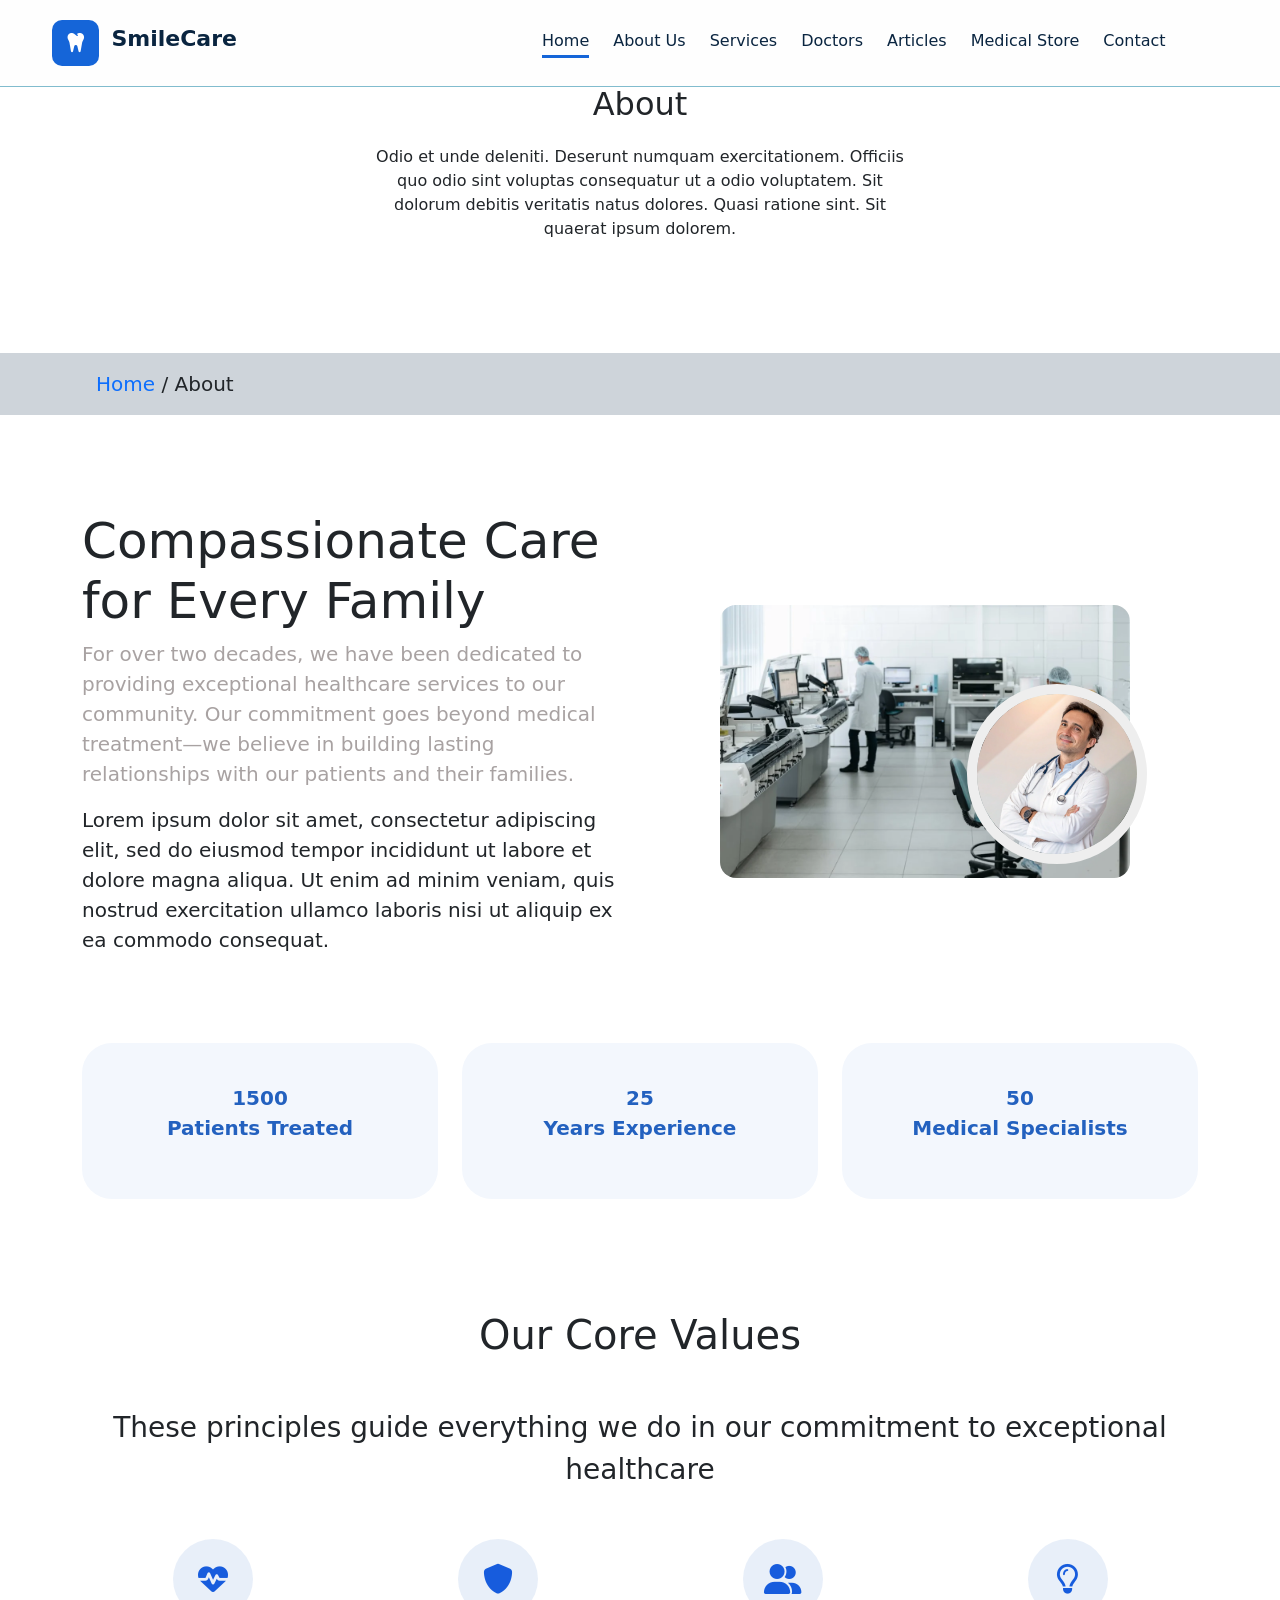
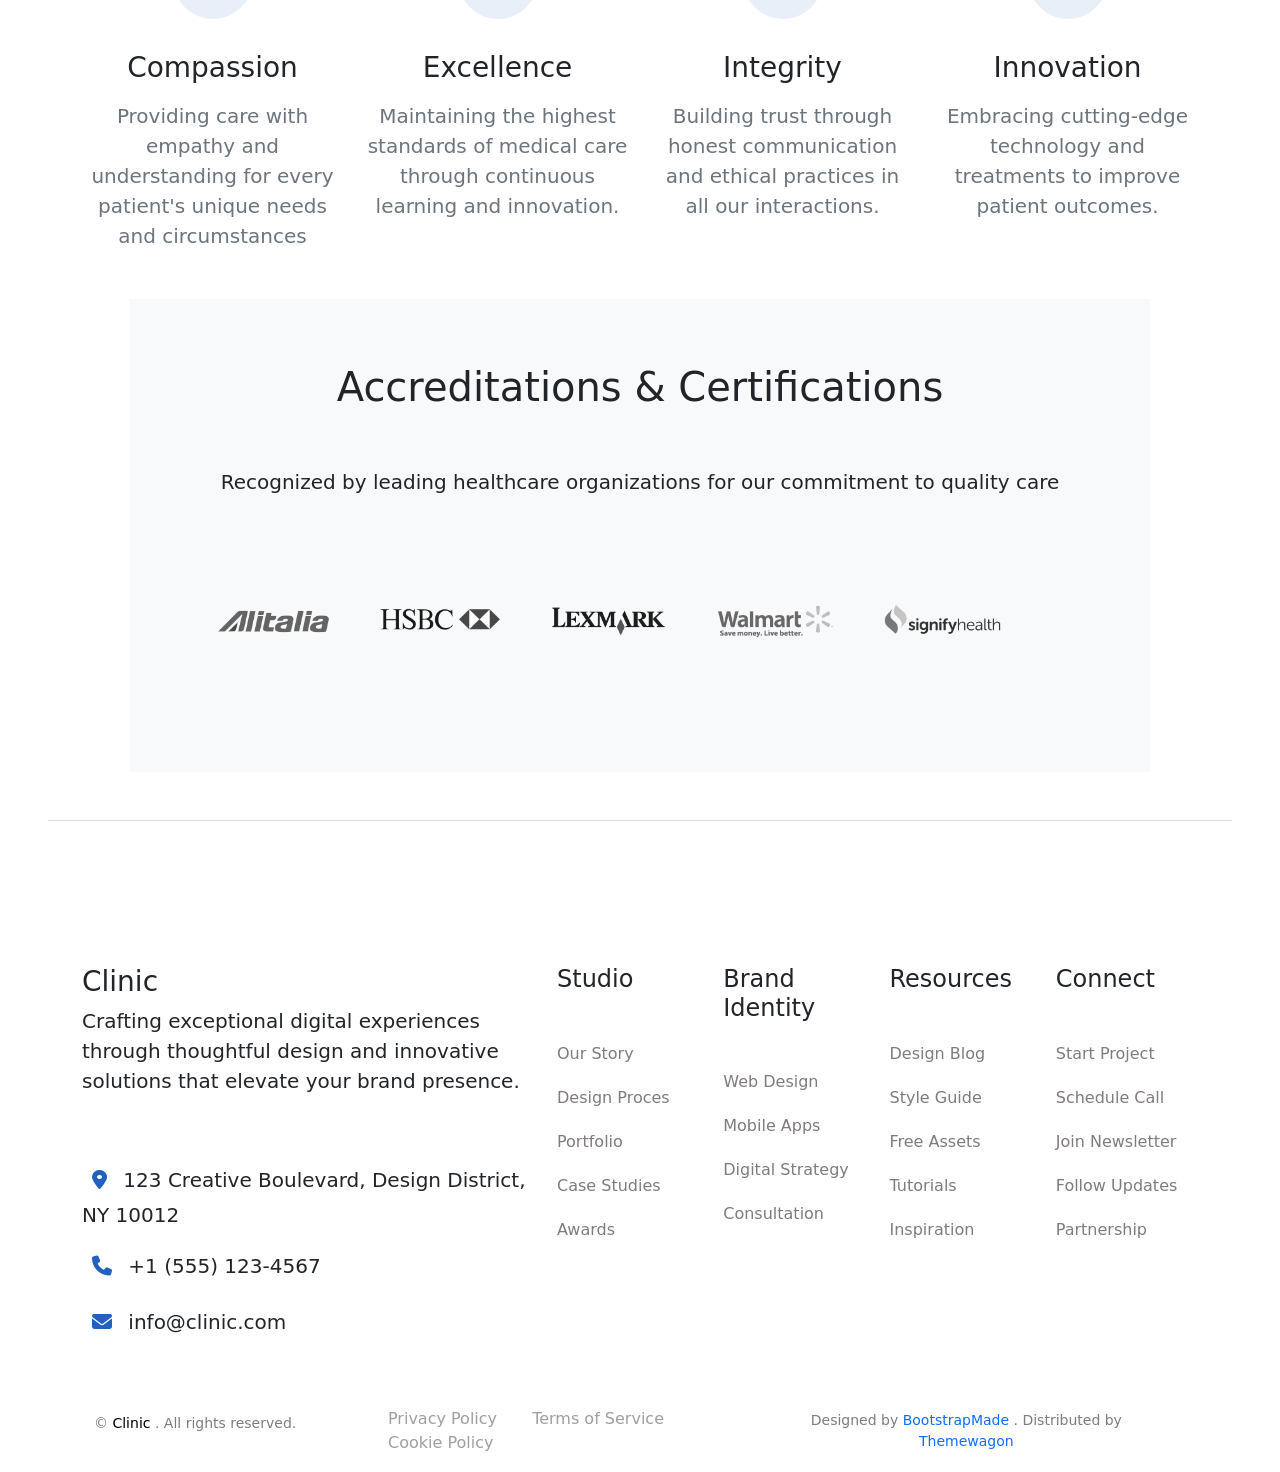
<file: aboutPage/about.html>
<!DOCTYPE html>
<html lang="en">
<head>
    <meta charset="UTF-8">
    <meta name="viewport" content="width=device-width, initial-scale=1.0">
    <title>Smile Care</title>
    <link rel="stylesheet" href="css/style.css">
    <link rel="stylesheet" href="css/bootstrap.min.css">
    <link rel="stylesheet" href="css/all.min.css">
    <link rel="stylesheet" href="css/normalize.css">
    <link rel="stylesheet" href="css/media.css">
</head>
<body>
    <!-- about section -->

    <!-- nav section -->

     <div class="header">
        <div class="logo">
            <span class="logo-icon"><i class="fa-solid fa-tooth"></i></span>
            <h2>SmileCare</h2>
        </div>
        <!-- Responsive  -->
  <input type="checkbox" id="menu-toggle" class="menu-checkbox" hidden>
  <label for="menu-toggle" class="menu-toggle-label">
    <span></span>
    <span></span>
    <span></span>
  </label>
   <!-- ****** -->
        <nav class="navbar">
            <a href="../HomePage/home.html" target="_blank" class="active">Home</a>
            <a href="../aboutPage/about.html" target="_blank">About Us</a>
            <a href="../servicePage/services.html" target="_blank">Services</a>
            <a href="../doctorPage/doctors.html" target="_blank">Doctors</a>
            <a href="../articlePage/article.html" target="_blank">Articles</a>
            <a href="../ecommercePage/ecommerce.html" target="_blank">Medical Store</a>
            <a href="../contactPage/contactUs.html" target="_blank">Contact</a>
        </nav>
       
    </div>
    <!-- anounce -->

    <div class="container align-items-center text-center my-3 w-50 p-5 ">

        <h1>About</h1>
        <p>Odio et unde deleniti. Deserunt numquam exercitationem.
             Officiis quo odio sint voluptas consequatur ut a odio voluptatem.
             Sit dolorum debitis veritatis natus dolores. Quasi ratione sint.
              Sit quaerat ipsum dolorem.
        </p>
    </div>

    <!-- bread crumbs section -->

    <div class="bg-dark-subtle w-100 fs-5 fw-normal px-5 py-3 my-5">
        <a href="../HomePage/home.html" class="text-decoration-none ms-5 ">Home </a>
        <span>/ About</span>
    </div>

    <!-- famliy care section -->

    <div class="container py-5">

    <div id="about" class="row align-items-center gy-5">

        <!-- Text -->
        <div id="text" class="col-lg-6">
            <h3>Compassionate Care for Every Family</h3>

            <p>
                For over two decades, we have been dedicated to providing
                exceptional healthcare services to our community. Our commitment
                goes beyond medical treatment—we believe in building lasting
                relationships with our patients and their families.
            </p>

            <p>
                Lorem ipsum dolor sit amet, consectetur adipiscing elit, sed do
                eiusmod tempor incididunt ut labore et dolore magna aliqua. Ut
                enim ad minim veniam, quis nostrud exercitation ullamco laboris
                nisi ut aliquip ex ea commodo consequat.
            </p>
        </div>

        <!-- Images -->
        <div class="col-lg-6 position-relative text-center">

            <img src="photo/facilities-6.webp" alt="" class="img-fluid rounded-4 w-75">

            <img src="photo/staff-8.webp" alt="" id="imageTwo" class="rounded-circle position-absolute">
        </div>

    </div>

    <!-- Stats -->
    <div class="row g-4 mt-5">

        <div class="col-md-4">
            <div class="statItem text-center">
                <span>1500</span>
                <p>Patients Treated</p>
            </div>
        </div>

        <div class="col-md-4">
            <div class="statItem text-center">
                <span>25</span>
                <p>Years Experience</p>
            </div>
        </div>

        <div class="col-md-4">
            <div class="statItem text-center">
                <span>50</span>
                <p>Medical Specialists</p>
            </div>
        </div>

    </div>

</div>

    <!-- core value -->
     
    <div class="container my-5">
        <div class="row text-center">
            <h3 class="fw-lighter fs-1 my-3 mb-5">Our Core Values</h3>
            <p class="fs-3 fw-light mb-5">These principles guide everything we do in our commitment to exceptional healthcare</p>
            
            <div class="value-item col-md-3 ">
                <div class="icon">
                    <i class="fa-solid fa-heart-pulse te"></i>
                </div>
                <h4 class="fs-3 fw-light p-2">Compassion</h4>
                <span class="fs-5 text-secondary ">Providing care with empathy and understanding for
                    every patient's unique needs and circumstances
                </span>
            </div>


            <div class="value-item col-md-3 ">
                <div class="icon">
                    <i class="fa-solid fa-shield"></i>
                </div>
                <h4 class="fs-3 fw-light p-2">Excellence</h4>
                <span class="fs-5 text-secondary ">
                    Maintaining the highest standards
                    of medical care through continuous learning and innovation.
                </span>
            </div>


            <div class="value-item col-md-3">
                <div class="icon">
                    <i class="fa-solid fa-user-group"></i>                
                </div>
                <h4 class="fs-3 fw-light p-2">Integrity</h4>
                <span class="fs-5 text-secondary ">
                    Building trust through honest communication
                     and ethical practices in all our interactions.
                </span>
            </div>


            <div class="value-item col-md-3 ">
                <div class="icon">
                    <i class="fa-regular fa-lightbulb"></i>
                </div>
                <h4 class="fs-3 fw-light p-2">Innovation</h4>
                <span class="fs-5 text-secondary ">
                    Embracing cutting-edge technology and 
                    treatments to improve patient outcomes.
                </span>
            </div>
        </div>
    </div>


    <!-- accriditations & certifications section -->

    <div class="container ">
        <div class="row text-center align-content-center m-5 bg-body-tertiary p-5">
            <h3 class="fw-light fs-1 p-3 pb-5">Accreditations & Certifications</h3>
            <p class="pb-5 fs-5 fw-light">Recognized by leading healthcare organizations for our commitment to quality care</p>
            <div class="imgs align-items-center d-flex w-75 mb-5">
                <div class="image-item col-md-3">
                    <img src="photo/clients-1.webp" class="w-100" alt="#">
                </div>
                <div class="image-item col-md-3">
                    <img src="photo/clients-2.webp" class="w-100" alt="#">
                </div>
                <div class="image-item col-md-3">
                    <img src="photo/clients-3.webp" class="w-100" alt="#">
                </div>
                <div class="image-item col-md-3">
                    <img src="photo/clients-4.webp" class="w-100" alt="#">
                </div>
                <div class="image-item col-md-3">
                    <img src="photo/clients-5.webp" class="w-100" alt="#">
                </div>
            </div>
        </div>
    </div>

    <hr class="p-5 m-5  text-secondary">

    <!-- footer section -->

    <div class="container">
        <div class="row">
            <div class="col-lg-5">
                <h4 class="fw-light fs-3">Clinic</h4>
                <p class="fs-5 fw-light">
                    Crafting exceptional digital experiences 
                    through thoughtful design and innovative solutions that elevate 
                    your brand presence.
                </p>
                <div class="icons my-5 ">
                    <div class="fs-5 fw-light pt-3"> <i class="fa-solid fa-location-dot "></i> 123 Creative Boulevard, Design District, NY 10012</div>
                    <div class="fs-5 fw-light pt-3"><i class="fa-solid fa-phone "></i> +1 (555) 123-4567</div>
                    <div class="fs-5 fw-light pt-3"><i class="fa-solid fa-envelope "></i> info@clinic.com</div>

                </div>
            </div>
            <div class="col-lg-7 ">
                <div class="footer-nav-wrapper">
                    <div class="row">
                        
                        
                        <div class="col-6 col-lg-3">
                            <div class="nav-column">
                                <h5 class="fw-light fs-4">Studio</h5>
                                <ul class="list-unstyled">
                                    <li><a href="#">Our Story</a></li>
                                    <li><a href="#">Design Proces</a></li>
                                    <li><a href="#">Portfolio</a></li>
                                    <li><a href="#">Case Studies</a></li>
                                    <li><a href="#">Awards</a></li>
                                </ul>

                            </div>
                        </div>

                        
                        <div class="col-6 col-lg-3">
                            <div class="nav-column">
                                <h5 class="fw-light fs-4">Brand Identity</h5>
                                <ul class="list-unstyled">
                                    <li><a href="#">Web Design</a></li>
                                    <li><a href="#">Mobile Apps</a></li>
                                    <li><a href="#">Digital Strategy</a></li>
                                    <li><a href="#">Consultation</a></li>
                                </ul>

                            </div>
                        </div>

                        
                        <div class="col-6 col-lg-3">
                            <div class="nav-column">
                                <h5 class="fw-light fs-4">Resources</h5>
                                <ul class="list-unstyled">
                                    <li><a href="#">Design Blog</a></li>
                                    <li><a href="#">Style Guide</a></li>
                                    <li><a href="#">Free Assets</a></li>
                                    <li><a href="#">Tutorials</a></li>
                                    <li><a href="#">Inspiration</a></li>
                                </ul>

                            </div>
                        </div>

                        
                        <div class="colms col-6 col-lg-3">
                            <div class="nav-column">
                                <h5 class="fw-light fs-4">Connect</h5>
                                <ul class="list-unstyled">
                                    <li><a href="#">Start Project</a></li>
                                    <li><a href="#">Schedule Call</a></li>
                                    <li><a href="#">Join Newsletter</a></li>
                                    <li><a href="#">Follow Updates</a></li>
                                    <li><a href="#">Partnership</a></li>
                                </ul>

                            </div>
                        </div>
                    </div>
                </div>

            </div>
        </div>
        <div class="footer-bottom">
            <div class="container">
                <div class="bottom-content">
                    <div class="row align-items-center ">
                        <div class="col-lg-3">
                            <div class="copyright">
                                <p>©
                                    <span class="site-name">Clinic</span>
                                    . All rights reserved.
                                </p>
                            </div>
                        </div>
                        <div id="links" class="col-lg-9 d-flex justify-content-evenly align-items-center">
                            <div class="legal-links">
                                <a href="#">Privacy Policy</a>
                                <a href="#">Terms of Service</a>
                                <a href="#">Cookie Policy</a>
                            </div>
                            <div class="credets mx-5">
                                Designed by 
                                <a href="https://bootstrapmade.com/" target="_blank">BootstrapMade</a>

                                . Distributed by 
                                <a href="https://themewagon.com/" target="_blank">Themewagon</a>
                            </div>
                        </div>
                    </div>
                </div>
            </div>
        </div>
    </div>


    <script src="js/bootstrap.bundle.min.js"></script>
</body>
</html>
</file>
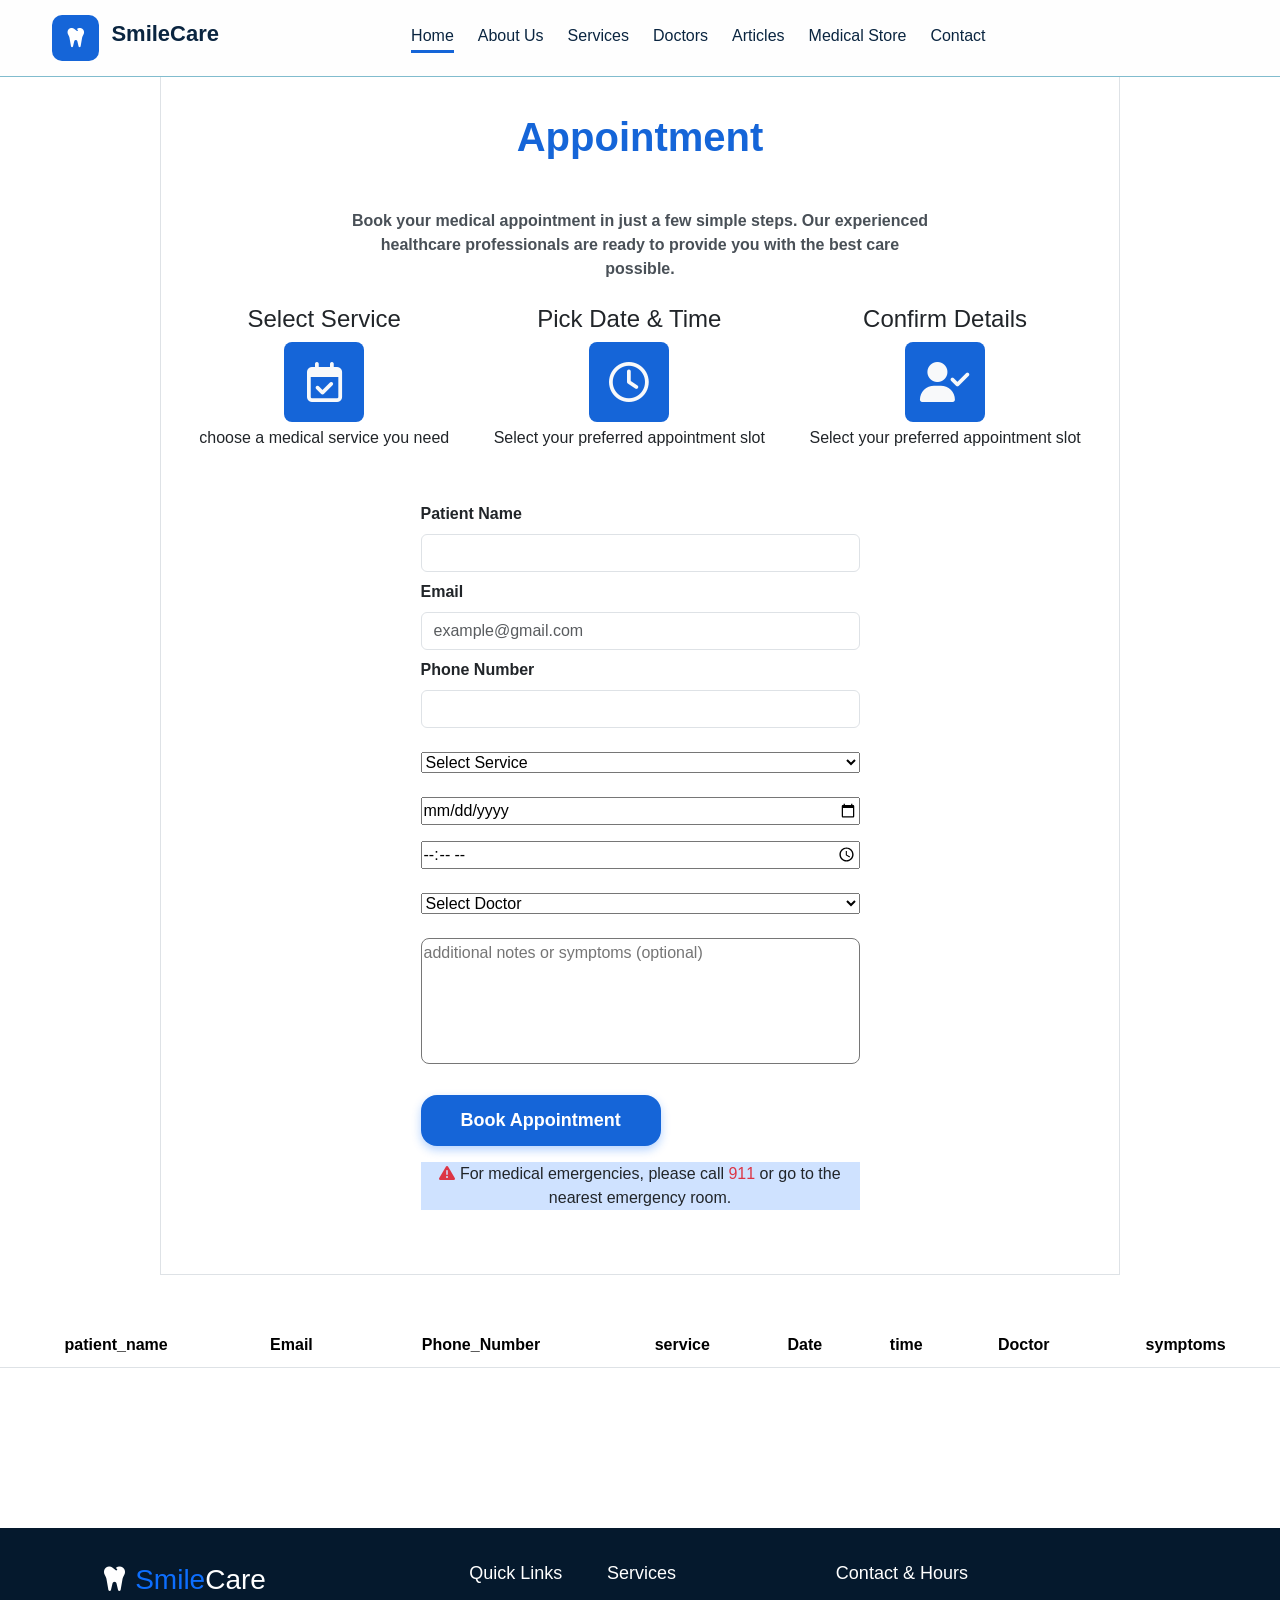
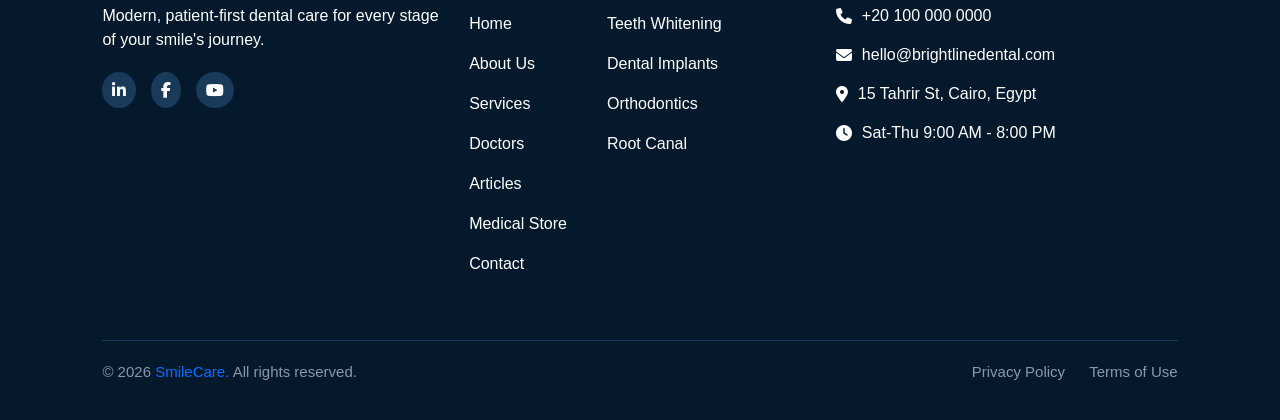
<file: appointment/appointment.html>
<!DOCTYPE html>
<html lang="en">
<head>
    <meta charset="UTF-8">
    <meta name="viewport" content="width=device-width, initial-scale=1.0">
    <link rel="stylesheet" href="css/all.min.css">
    <link rel="stylesheet" href="css/normalize.css">
    <link rel="stylesheet" href="css/bootstrap.min.css">
    <link rel="stylesheet" href="appointment.css">
    <title>Appointment</title>
</head>
<body>
 
    <div class="header">
    <nav class="navbar navbar-expand-md w-100 p-0">
        <div class="logo">
            <span class="logo-icon"><i class="fa-solid fa-tooth"></i></span>
            <h2>SmileCare</h2>
        </div>

        <button class="navbar-toggler" type="button" data-bs-toggle="collapse" data-bs-target="#navbarContent">
            <span class="navbar-toggler-icon"></span>
        </button>

        <div class="collapse navbar-collapse justify-content-between" id="navbarContent">
            <div class="navbar mx-auto">
                <a href="../HomePage/home.html" class="active">Home</a>
                <a href="../aboutPage/about.html">About Us</a>
                <a href="../servicePage/services.html">Services</a>
                <a href="../doctorPage/doctors.html" target="_blank">Doctors</a>
                <a href="../articlePage/article.html">Articles</a>
                <a href="../ecommercePage/ecommerce.html">Medical Store</a>
                <a href="../contactPage/contactUs.html">Contact</a>
            </div>

           
        </div>
    </nav>
</div>



    
    <div class="appoint border border-1 my-5 w-75 m-auto p-3 " >
       
        <h1 class="text-center fw-bolder  my-5" style="color:#1565D8 ;">Appointment</h1>
        <p class="fw-bold text-light-emphasis text-center">Book your medical appointment in just a few simple steps. Our experienced  <br>healthcare professionals are ready to provide you with the best care<br> possible.</p>
         <div class="iconp d-flex justify-content-around my-4">
            <div class="iconc text-center ">
                <h4>Select Service</h4>
                <i class="fa-regular fa-calendar-check  rounded-3 fs-1 text-light text-center my-1" style="background-color: #1565D8;"></i>
                <p class="my-1">choose a medical service you need</p>

            </div>
            <div class="iconc text-center ">
                <h4>Pick Date & Time</h4>
                <i class="fa-regular fa-clock  rounded-3 fs-1 text-light text-center my-1" style="background-color: #1565D8;"></i>

                <p class="my-1">Select your preferred appointment slot</p>

            </div>
             <div class="iconc text-center ">
                <h4>Confirm Details</h4>
                <i class="fa-solid fa-user-check  rounded-3 fs-1 text-light text-center my-1" style="background-color: #1565D8;"></i>


                <p class="my-1">Select your preferred appointment slot</p>

            </div>
            
        </div> 
    <div class="container w-50 my-5">

        <form>
        <label for="pname" class="fw-bold  ">Patient Name</label><br>
        <input type="text" name="pname"  id="pname" class="form-control  my-2" >
        <label for="email" class="fw-bold " >Email</label><br>
        <input type="email" name="email"  id="email" class="form-control my-2" placeholder="example@gmail.com">
        <label for="phone" class="fw-bold  ">Phone Number</label><br>
        <input type="tel" name="phone"  id="phone" class="form-control my-2">
         <select class="my-3 w-100" id="service" >
            <option selected hidden  class="fw-bolder " > Select Service</option>
            <option> dental checkup & cleaning</option>
            <option> dental fillings</option>
            <option> root canal treatment</option>
            <option> teeth whitening</option>
            <option> orthodontics</option>
            <option> dental implants</option>
            <option> tooth extraction</option>
        </select>
        <input type="date" name="date" class="w-100 my-2" id="date">
        <input type="time" name="time" class="w-100 my-2 " id="time">
        <select class="my-3 w-100" id="Doctor">
            <option selected hidden  class="fw-bolder "> Select Doctor</option>
            <option> dr.sarah mohamed</option>
            <option> dr.michael george</option>
            <option> dr.ahmed yasser</option>
            <option> dr.menna mostafa</option>
            <option> dr.mohamed sabry</option>
            <option> dr.khaled ahmed</option>
            <option> dr.mariam adel</option>
        </select>
         <textarea class="my-2 rounded-3 w-100" placeholder="additional notes or symptoms (optional)" cols="6" rows="5" id="notes"></textarea> 
        </form>
        <div class="button ">
        <button class="btn   rounded-4 my-3 d-block" id="bookBtn" onclick="bookAppointment()" style="background-color: #1565D8; color: white;">Book Appointment </button>
            <button class="btn  btn-success rounded-4 my-3 d-none" id="updateBtn" onclick="patientUpdate()">update </button>
        </div>
        <div class="warning bg-primary-subtle my-3 text-center"> 
            <p>   <i class="fa-solid fa-triangle-exclamation text-danger"></i>
          For medical emergencies, please call  <span class="text-danger">911</span> 
          or go to the nearest emergency room.</p>
        </div>

    </div>
    </div>
    <div class=" table-responsive  w-76 m-auto my-5">
    <table class="table">
        <thead class="text-center">
            <th>patient_name</th>
             <th>Email</th>
              <th>Phone_Number</th>
              <th>service</th>
                <th>Date</th>
                <th>time</th>
                 <th>Doctor</th>
                    <th>symptoms</th>


        </thead>
        <tbody id="tableBody" class="text-center">
          
        </tbody>

    </table>
    </div>
    
    <br><br> <br> <br>

    <footer class="footer">
  <div class="footer-container">
    <div class="footer-content">
      <div class="footer-text">
        <h3><span class="icon-footer"><i class="fa-solid fa-tooth"></i></span> <span class="h-style">Smile</span>Care</h3>
        <p>Modern, patient-first dental care for every stage of your smile's journey.</p>
      </div>
      <div class="social-footer-icons">
        <i class="fa-brands fa-linkedin-in"></i>
        <i class="fa-brands fa-facebook-f"></i>
        <i class="fa-brands fa-youtube"></i>
      </div>
    </div>
    <div class="footer-side-col">
      <div class="footer-links">
        <h4>Quick Links</h4>
        <ul>
          <li><a href="#">Home</a></li>
          <li><a href="#">About Us</a></li>
          <li><a href="#">Services</a></li>
          <li><a href="#">Doctors</a></li>
          <li><a href="#">Articles</a></li>
          <li><a href="#">Medical Store</a></li>
          <li><a href="#">Contact</a></li>
        </ul>
      </div>
      <div class="footer-links">
        <h4>Services</h4>
        <ul>
          <li><a href="teeth-whitening.html">Teeth Whitening</a></li>
          <li><a href="implants.html">Dental Implants</a></li>
          <li><a href="orthodontics.html">Orthodontics</a></li>
          <li><a href="root-canal.html">Root Canal</a></li>
        </ul>
      </div>
    </div>
    <div class="footer-links-call">
      <h4>Contact & Hours</h4>
      <p><i class="fa-solid fa-phone"></i> +20 100 000 0000</p>
      <p><i class="fa-solid fa-envelope"></i> hello@brightlinedental.com</p>
      <p><i class="fa-solid fa-location-dot"></i> 15 Tahrir St, Cairo, Egypt</p>
      <p><i class="fa-solid fa-clock"></i> Sat-Thu 9:00 AM - 8:00 PM</p>
    </div>
  </div>
  <div class="footer-bottom ">
    <p>© 2026 <span class="h-style">SmileCare.</span> All rights reserved.</p>
    <div class="footer-last">
      <span class="hover-word">Privacy Policy</span> <span class="hover-word">Terms of Use</span>
    </div>
  </div>
</footer>


  <script src="js/bootstrap.bundle.min.js"></script>
  <script src="appointment.js"></script>
</body>
</html>
</file>
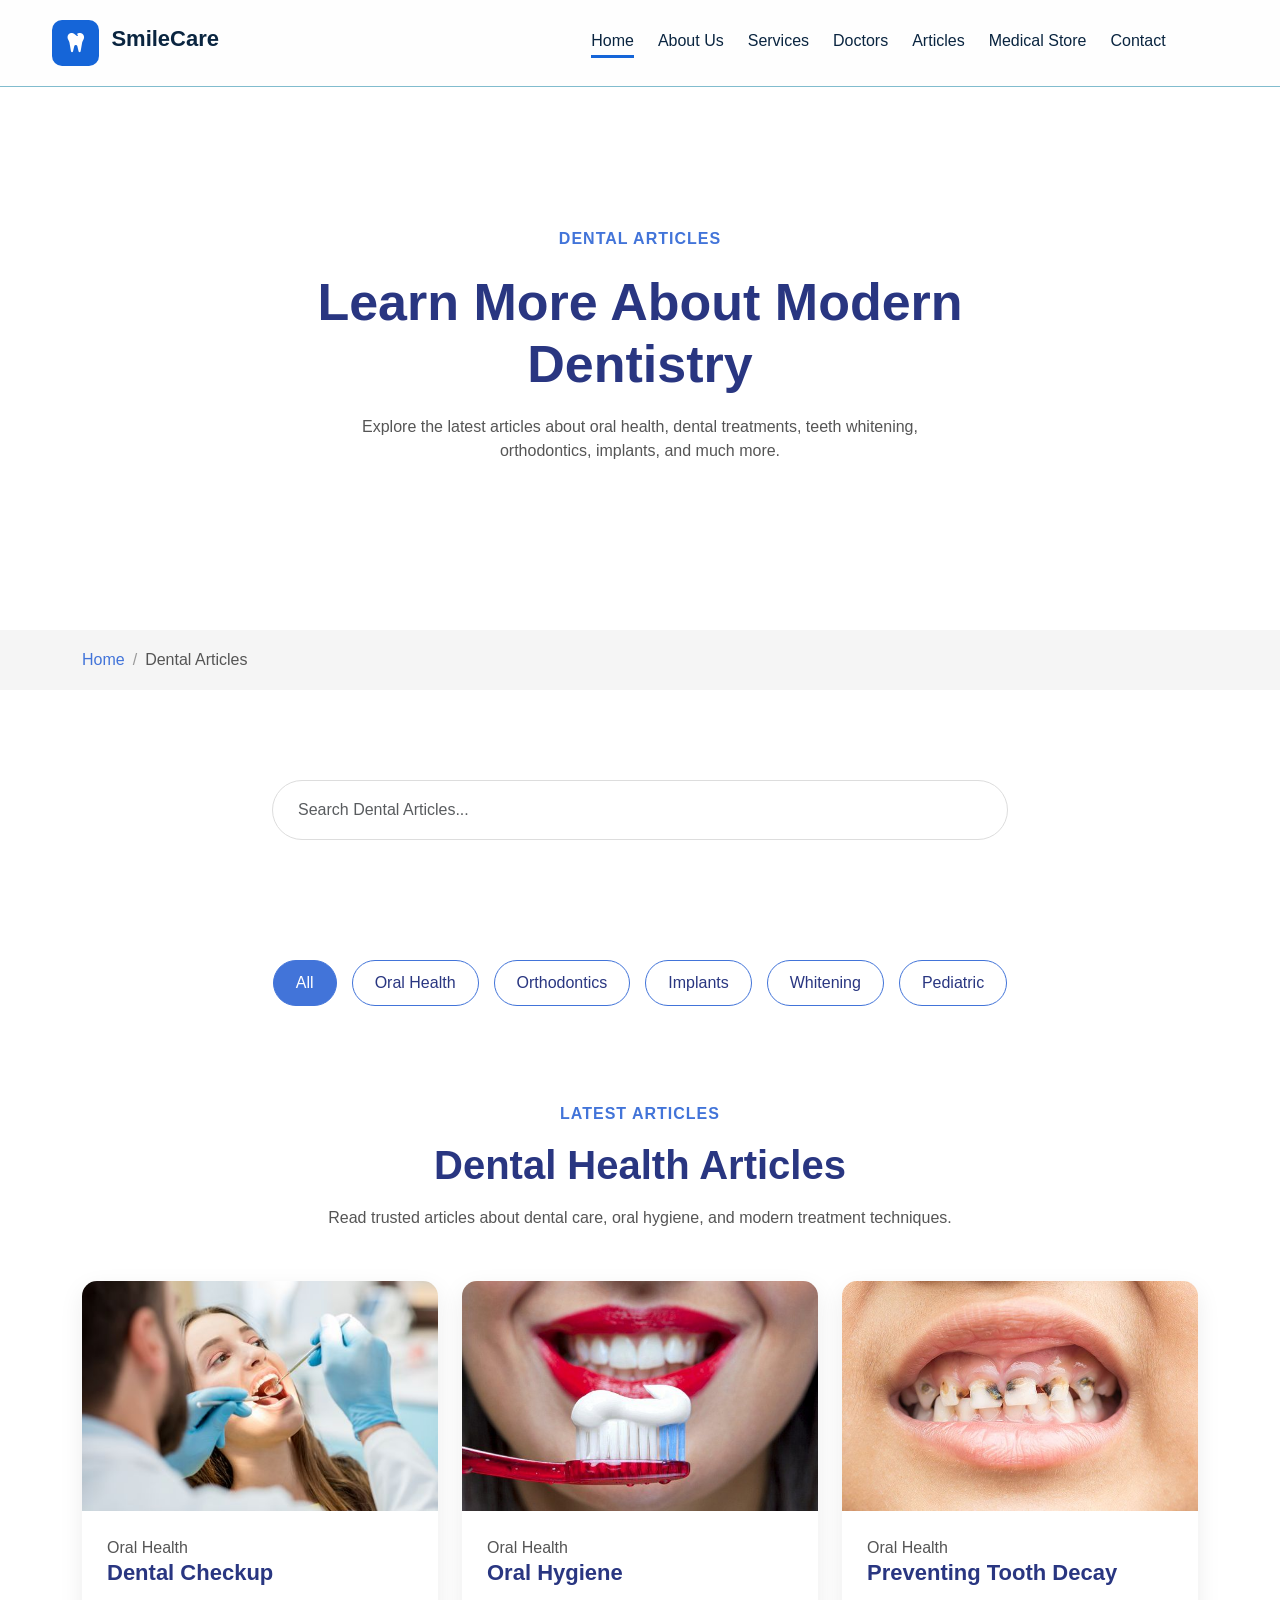
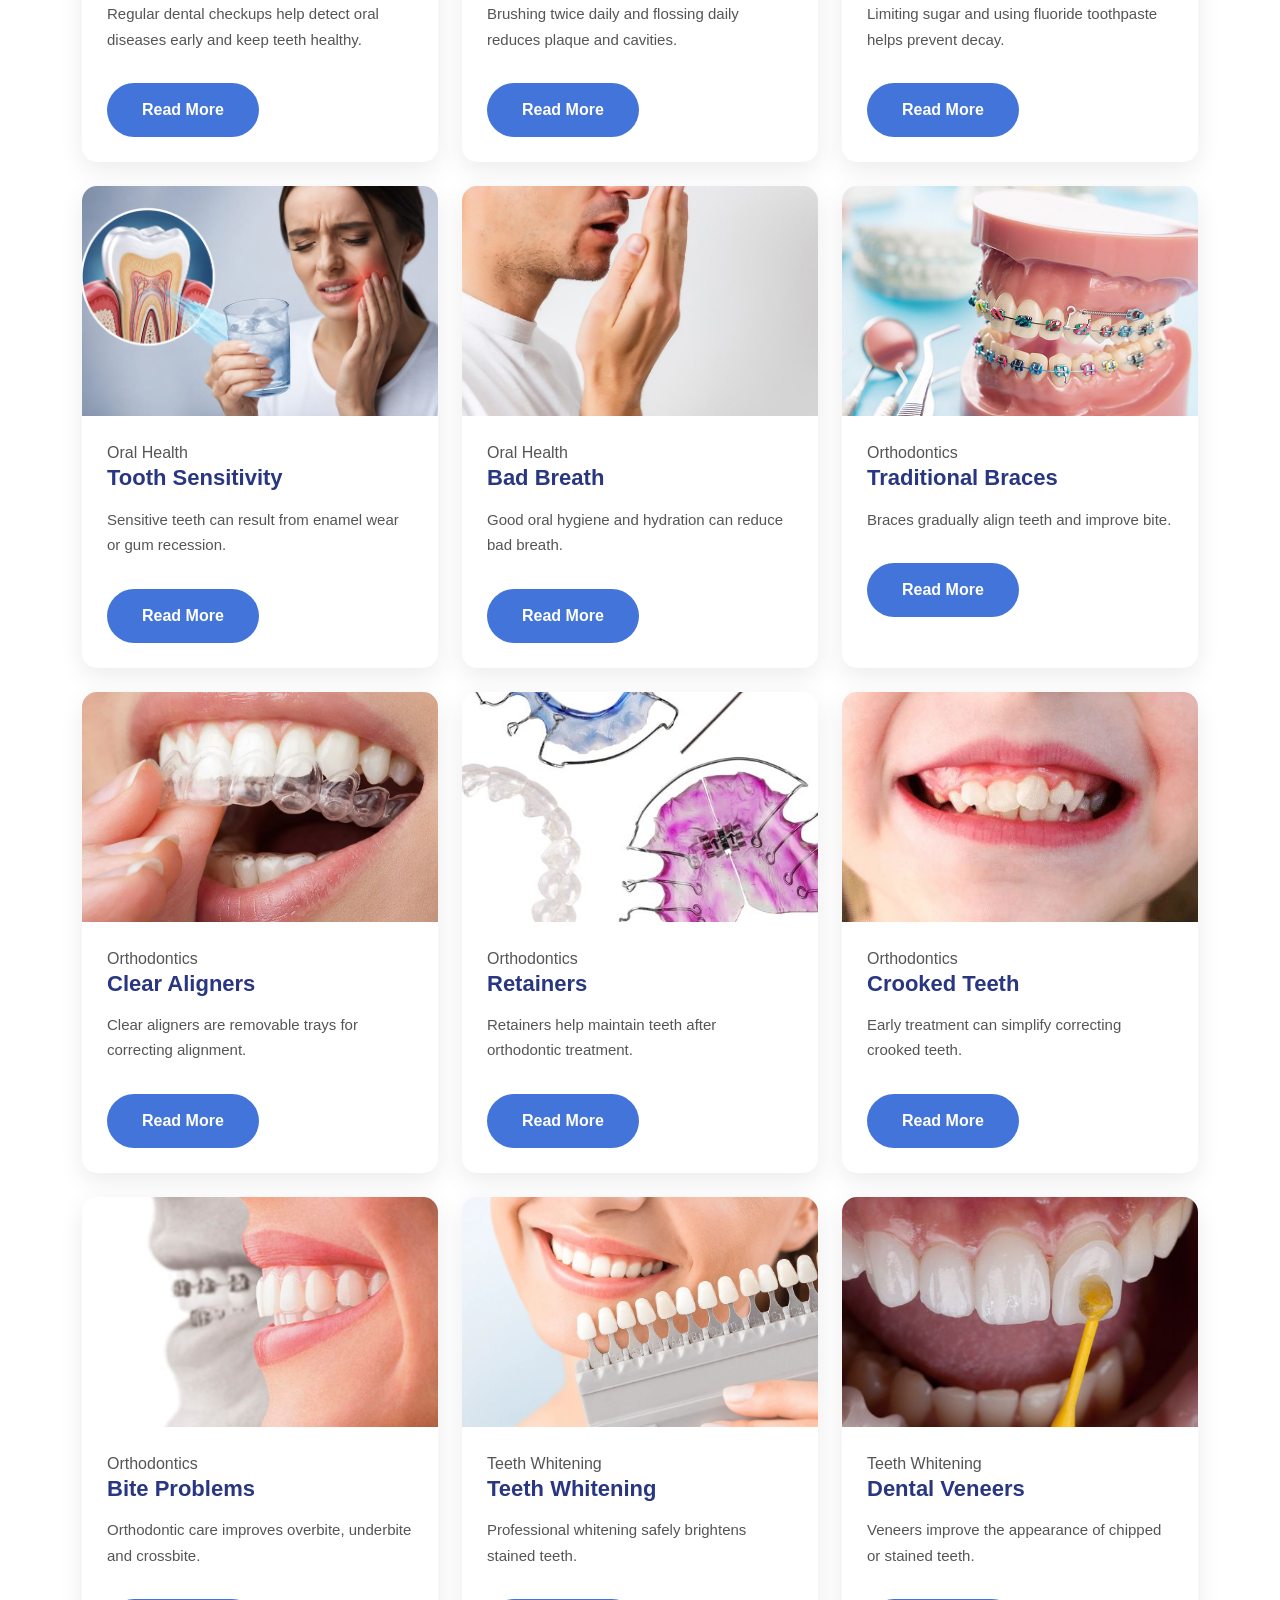
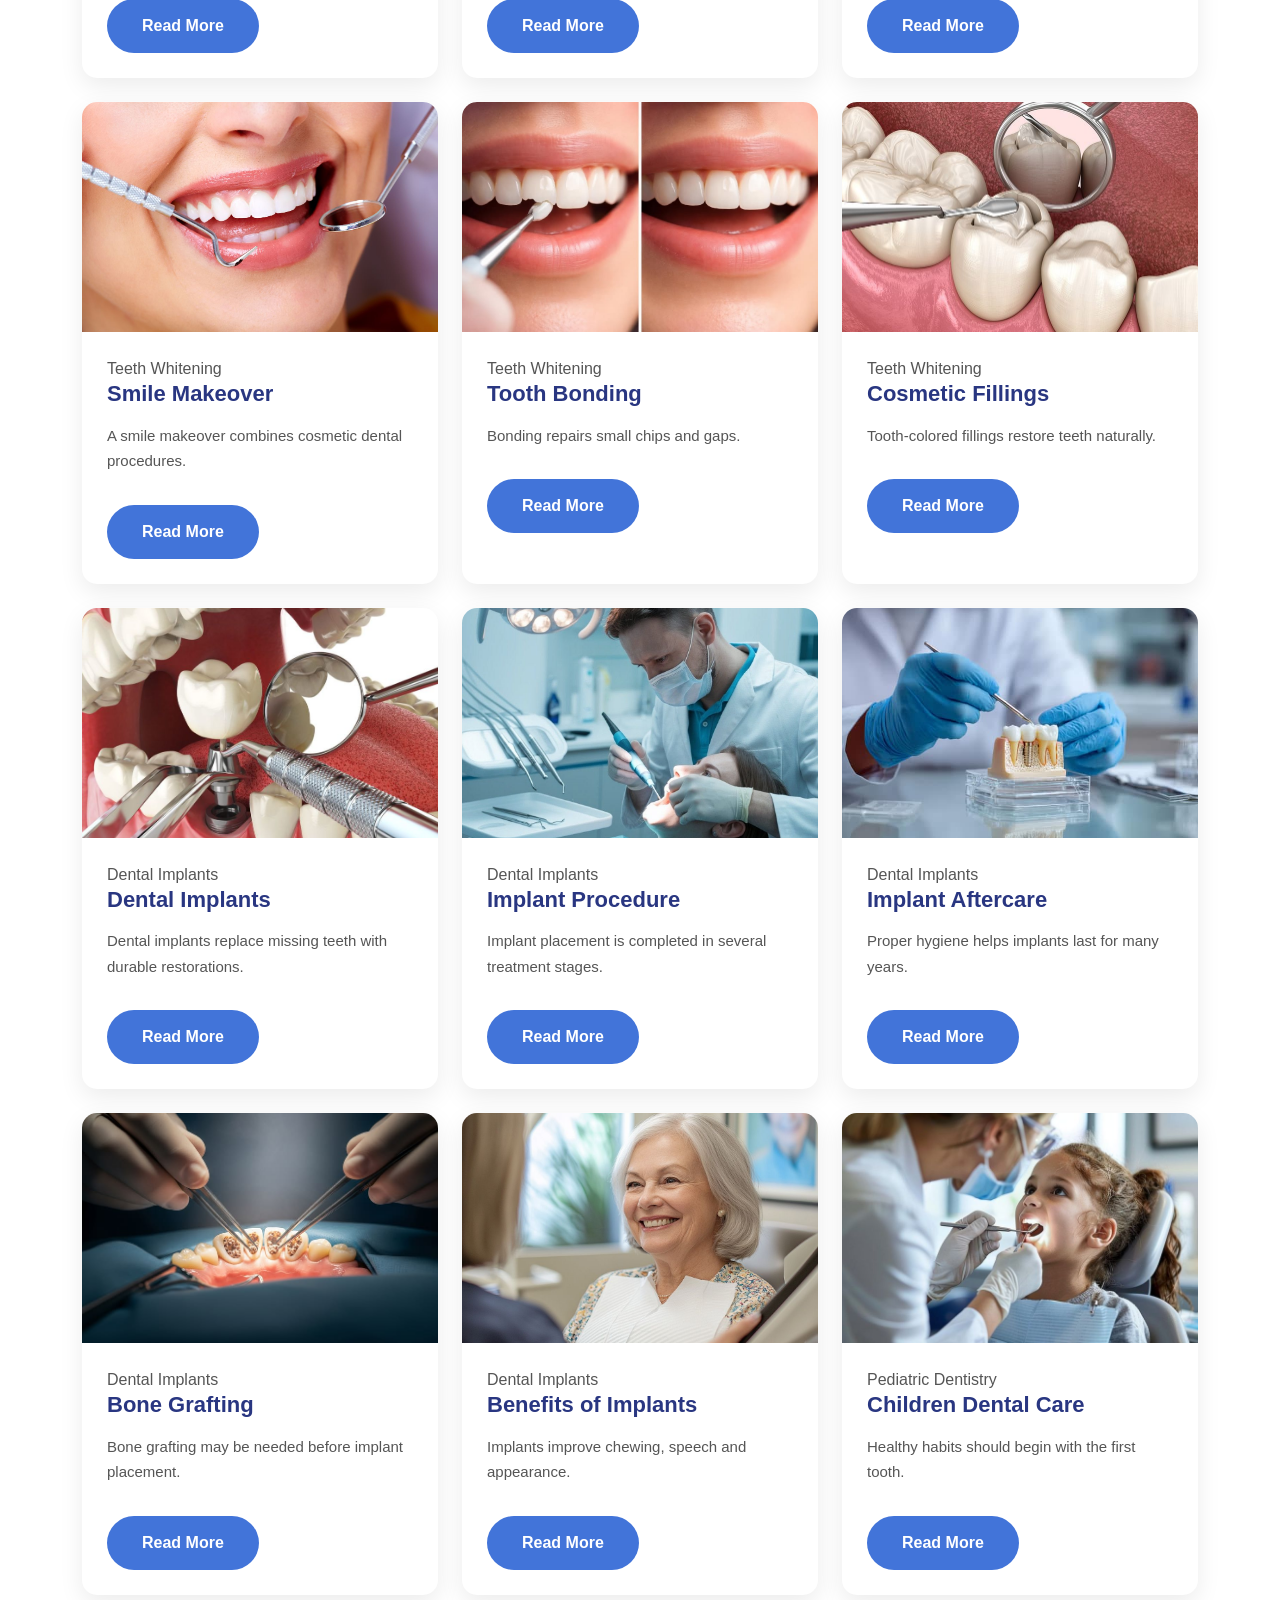
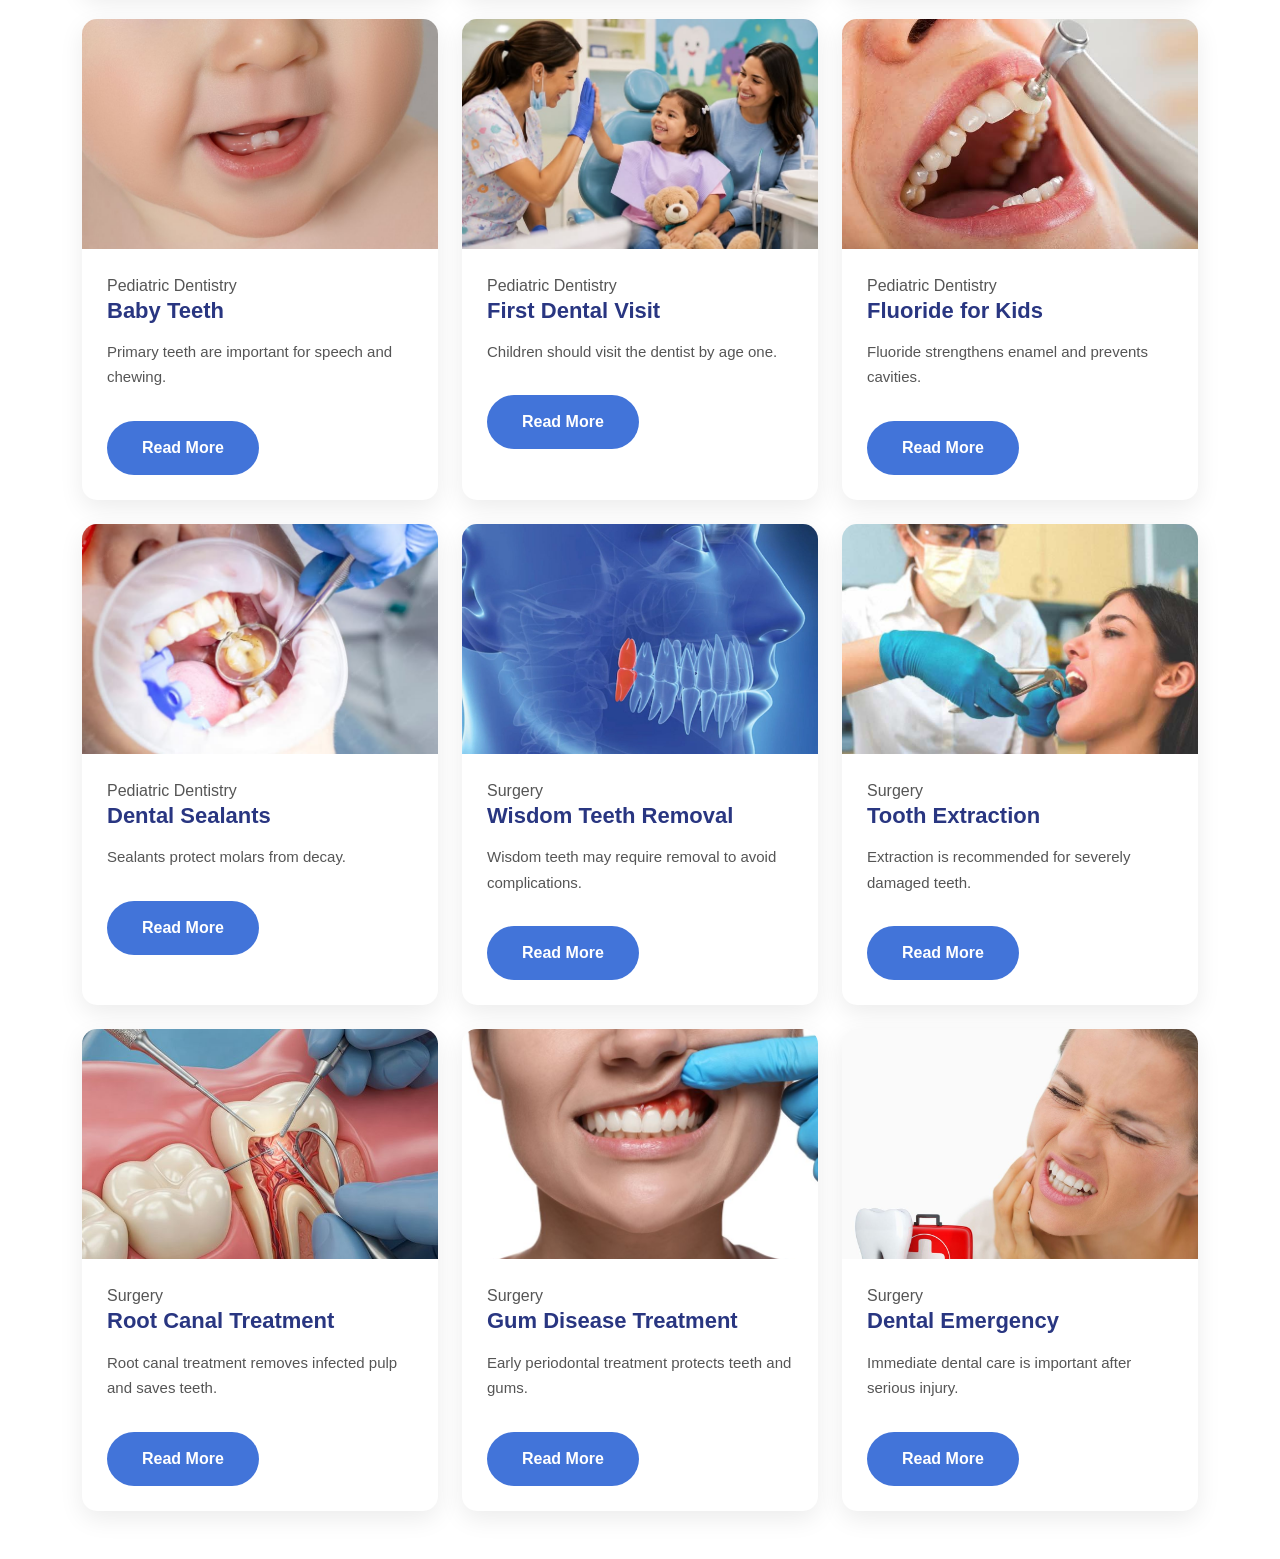
<file: articlePage/article.html>
<!doctype html>
<html>

<head>
    <meta charset="UTF-8" />
    <meta name="viewport" content="width=device-width, initial-scale=1" />
    <title>Articles</title>
    <meta name="description" content="This is Articles Page" />
    <link rel="stylesheet" href="bootstrap.min.css">
    <link rel="stylesheet" href="style.css">
    <link rel="stylesheet" href="medial.css">
    <link rel="stylesheet" href="https://cdnjs.cloudflare.com/ajax/libs/font-awesome/6.4.0/css/all.min.css">
    <link rel="icon" href="images\medical.png">
</head>

<body>
    <div class="header">
        <div class="logo">
            <span class="logo-icon"><i class="fa-solid fa-tooth"></i></span>
            <h2>SmileCare</h2>
        </div>
        <!-- Responsive  -->
        <input type="checkbox" id="menu-toggle" class="menu-checkbox" hidden>
        <label for="menu-toggle" class="menu-toggle-label">
            <span></span>
            <span></span>
            <span></span>
        </label>
        <!-- ****** -->
        <nav class="navbar">
            <a href="../HomePage/home.html" class="active">Home</a>
            <a href="../aboutPage/about.html" target="_blank">About Us</a>
            <a href="../servicePage/services.html" target="_blank">Services</a>
            <a href="../doctorPage/doctors.html" target="_blank">Doctors</a>
            <a href="#">Articles</a>
            <a href=../ecommercePage/ecommerce.html>Medical Store</a>
            <a href="../contactPage/contactUs.html">Contact</a>
        </nav>
     
    </div>
    <section class="hero-section">
        <div class="container">
            <div class="row justify-content-center text-center">
                <div class="col-lg-8">
                    <span class="subtitle">Dental Articles</span>
                    <h1>Learn More About Modern Dentistry</h1>
                    <p> Explore the latest articles about oral health,
                        dental treatments, teeth whitening,
                        orthodontics, implants, and much more.</p>
                </div>
            </div>
        </div>
    </section>

    <!--Bread Crumb-->
    <div class="breadcrumb-section">
        <div class="container">
            <nav aria-label="breadcrumb">
                <ol class="breadcrumb mb-0">
                    <li class="breadcrumb-item">
                        <a href="../HomePage/home.html">Home</a>
                    </li>
                    <li class="breadcrumb-item active" aria-current="page">
                        Dental Articles
                    </li>
                </ol>
            </nav>
        </div>
    </div>

    <!--Search-->
    <section class="search-section">
        <div class="container">
            <div class="row justify-content-center">
                <div class="col-lg-8">
                    <div class="search-box">

                        <input type="search" id="srch" class="form-control" placeholder="Search Dental Articles...">
                    </div>
                </div>
            </div>
        </div>
    </section>

    <!-- Articles Section -->

    <section class="categories mb-5">
        <div class="container">
            <ul class="d-flex justify-content-center flex-wrap">
                <li class="active" category="All">All</li>
                <li category="Oral Health">Oral Health</li>
                <li category="Orthodontics">Orthodontics</li>
                <li category="Dental Implants">Implants</li>
                <li category="Teeth Whitening">Whitening</li>
                <li category="Pediatric Dentistry">Pediatric</li>
            </ul>
        </div>
    </section>

    <section class="articles py-5">
        <div class="container">
            <div class="section-heading text-center mb-5">
                <span>Latest Articles</span>
                <h2>Dental Health Articles</h2>
                <p>Read trusted articles about dental care,
                    oral hygiene, and modern treatment techniques.</p>
            </div>
            <div class="row g-4" id="articlesContainer">
            </div>
        </div>
    </section>



    <script src="bootstrap.bundle.min.js"></script>
    <script src="main.js"></script>
</body>

</html>
</file>
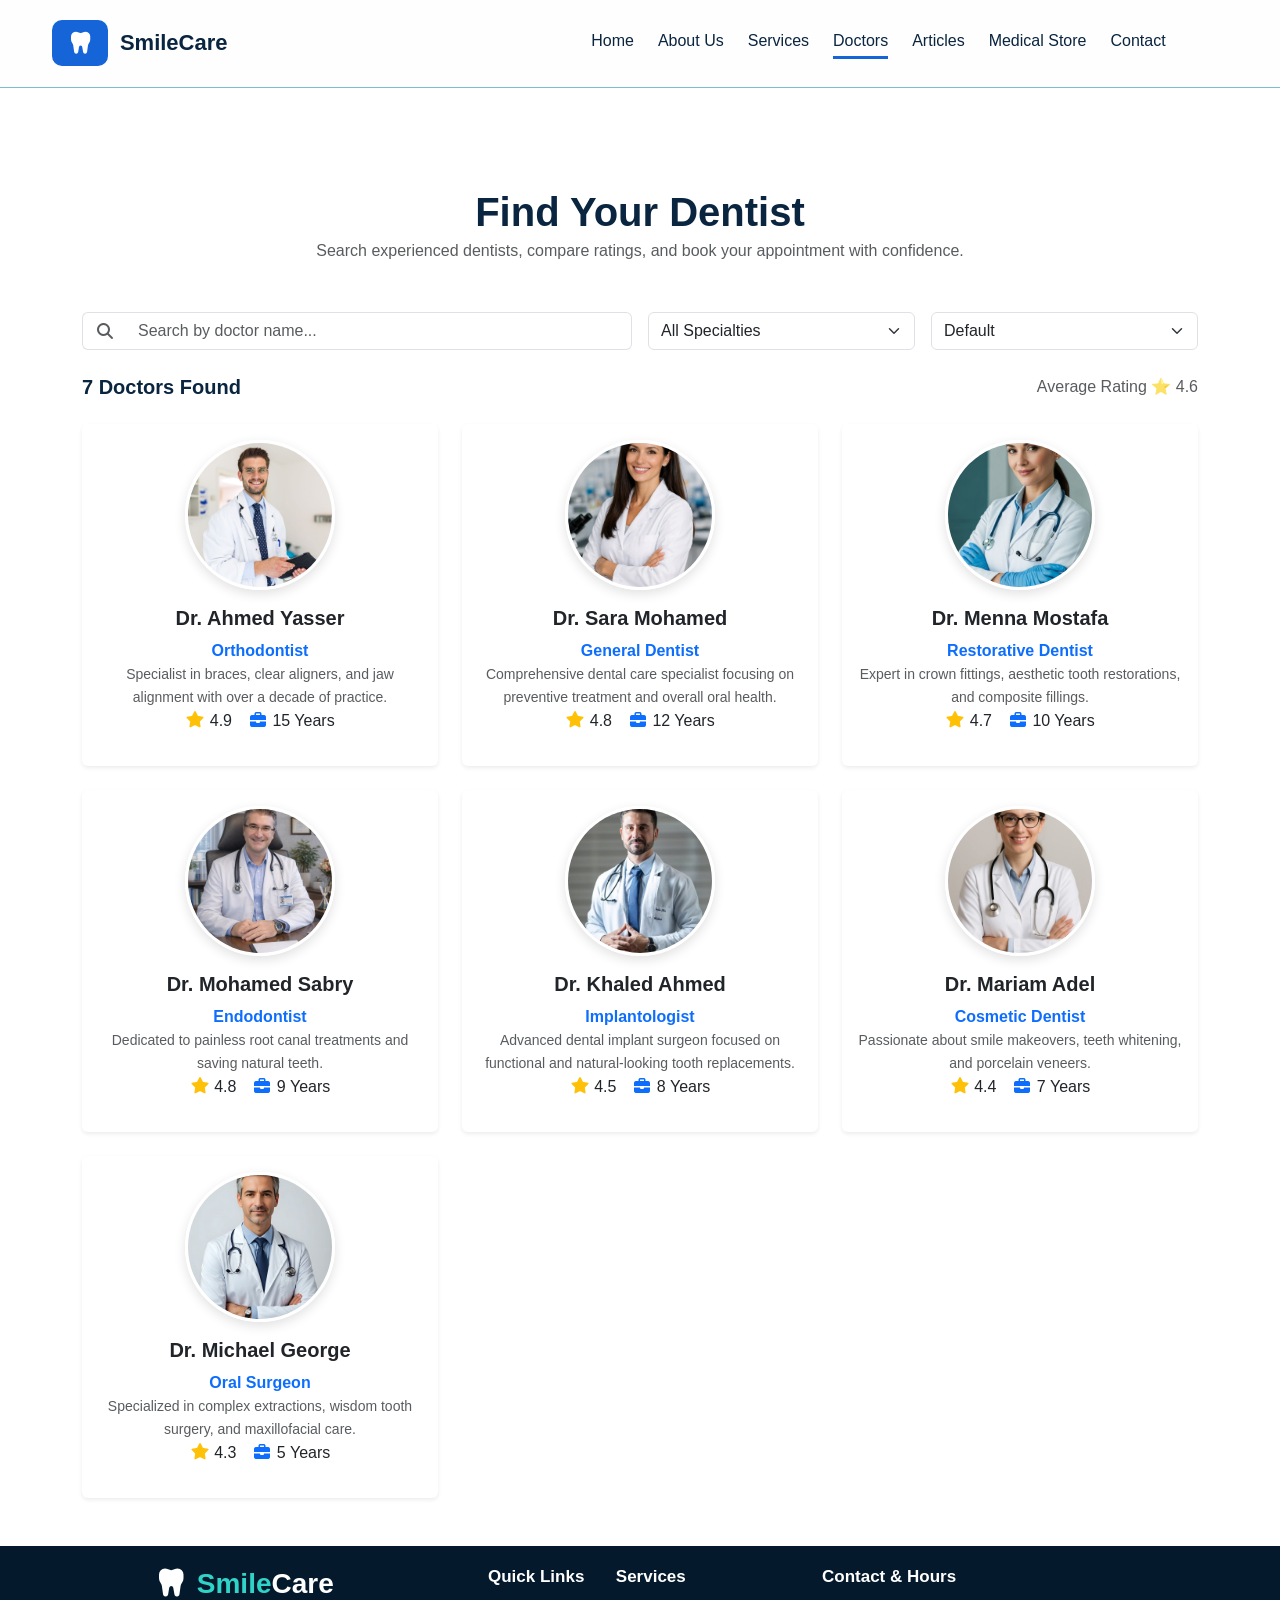
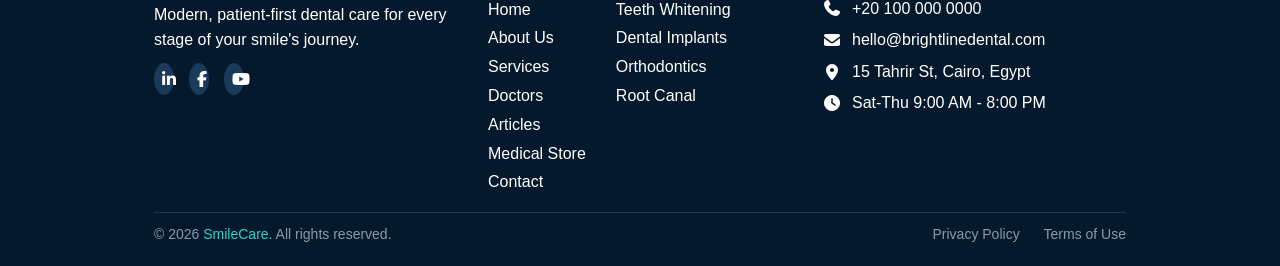
<file: doctorPage/doctors.html>
<!doctype html>
<html lang="en">
  <head>
    <meta charset="UTF-8" />

    <meta name="viewport" content="width=device-width, initial-scale=1.0" />

    <title>SmileCare | Doctors</title>

    <link rel="stylesheet" href="css/bootstrap.min.css" />

    <link rel="stylesheet" href="css/all.min.css" />

    <link rel="stylesheet" href="css/global.css" />
    <link rel="stylesheet" href="../HomePage/home.css" />


    <link rel="stylesheet" href="css/doctors.css" />
  </head>

  <body>
<div class="header">
    <div class="logo">
        <span class="logo-icon">
            <i class="fa-solid fa-tooth"></i>
        </span>
        <h2>SmileCare</h2>
    </div>

    <input type="checkbox" id="menu-toggle" class="menu-checkbox" hidden>

    <label for="menu-toggle" class="menu-toggle-label">
        <span></span>
        <span></span>
        <span></span>
    </label>

    <nav class="navbar">
        <a href="index.html">Home</a>
        <a href="../aboutPage/about.html">About Us</a>
        <a href="../servicePage/services.html">Services</a>
        <a href="doctors.html" class="active">Doctors</a>
        <a href="../articlePage/article.html">Articles</a>
        <a href="../ecommercePage/ecommerce.html">Medical Store</a>
        <a href="../contactPage/contactUs.html">Contact</a>
    </nav>
</div>
    <main class="container pt-5 pb-5 mt-5">
      <section class="text-center mb-5">
        <h1 class="fw-bold fw-bold">Find Your Dentist</h1>

        <p class="text-muted mb-0">
          Search experienced dentists, compare ratings, and book your
          appointment with confidence.
        </p>
      </section>

      <section  class="mb-4">
        <h2 id="filterHeading" class="visually-hidden">
          Doctor Search and Filters
        </h2>

        <div class="row g-3">
          <div class="col-lg-6">
            <label for="searchInput" class="visually-hidden">
              Search by doctor name
            </label>

            <div class="input-group">
              <span class="input-group-text bg-white border-end-0">
                <i
                  class="fa-solid fa-magnifying-glass text-muted"
                >
                </i>
              </span>

              <input
                type="search"
                id="searchInput"
                class="form-control border-start-0"
                placeholder="Search by doctor name..."
              />
            </div>
          </div>

          <div class="col-md-6 col-lg-3">
            <label for="specializationFilter" class="visually-hidden">
              Filter by specialization
            </label>

            <select id="specializationFilter" class="form-select">
              <option value="">All Specialties</option>

              <option value="Orthodontist">Orthodontist</option>

              <option value="General Dentist">General Dentist</option>

              <option value="Restorative Dentist">Restorative Dentist</option>

              <option value="Endodontist">Endodontist</option>

              <option value="Implantologist">Implantologist</option>

              <option value="Cosmetic Dentist">Cosmetic Dentist</option>

              <option value="Oral Surgeon">Oral Surgeon</option>
            </select>
          </div>

          <div class="col-md-6 col-lg-3">
            <label for="sortDoctors" class="visually-hidden">
              Sort doctors
            </label>

            <select id="sortDoctors" class="form-select">
              <option value="default">Default</option>

              <option value="rating-desc">Highest Rating</option>

              <option value="exp-desc">Most Experienced</option>
            </select>
          </div>
        </div>
      </section>

      <section class="d-flex justify-content-between align-items-center mb-4">
<h5 id="doctorCount"></h5>
        <p id="avgRatingText" class="text-muted mb-0"></p>
      </section>

      <section
        id="loadingState"
        class="text-center py-5"
      >
        <div class="spinner-border text-primary" role="status">
          <span class="visually-hidden"> Loading... </span>
        </div>

        <p class="mt-3 text-muted">Loading doctors...</p>
      </section>

      <section id="emptyState" class="d-none text-center py-5">
        <i
          class="fa-solid fa-user-doctor fa-3x text-secondary mb-3"
        >
        </i>

        <h4>No Doctors Found</h4>

        <p class="text-muted">Try searching with another name or specialty.</p>
      </section>

      <section id="doctorList" class="row g-4"></section>
    </main>

      <!-- footer -->
    <footer class="footer">
  <div class="footer-container">
    <div class="footer-content">
      <div class="footer-text">
        <h3><span class="icon-footer"><i class="fa-solid fa-tooth"></i></span> <span class="h-style">Smile</span>Care</h3>
        <p>Modern, patient-first dental care for every stage of your smile's journey.</p>
      </div>
      <div class="social-footer-icons">
        <i class="fa-brands fa-linkedin-in"></i>
        <i class="fa-brands fa-facebook-f"></i>
        <i class="fa-brands fa-youtube"></i>
      </div>
    </div>
    <div class="footer-side-col">
      <div class="footer-links">
        <h4>Quick Links</h4>
        <ul>
          <li><a href="#">Home</a></li>
          <li><a href="#">About Us</a></li>
          <li><a href="#">Services</a></li>
          <li><a href="#">Doctors</a></li>
          <li><a href="#">Articles</a></li>
          <li><a href="#">Medical Store</a></li>
          <li><a href="#">Contact</a></li>
        </ul>
      </div>
      <div class="footer-links">
        <h4>Services</h4>
        <ul>
          <li><a href="teeth-whitening.html">Teeth Whitening</a></li>
          <li><a href="implants.html">Dental Implants</a></li>
          <li><a href="orthodontics.html">Orthodontics</a></li>
          <li><a href="root-canal.html">Root Canal</a></li>
        </ul>
      </div>
    </div>
    <div class="footer-links-call">
      <h4>Contact & Hours</h4>
      <p><i class="fa-solid fa-phone"></i> +20 100 000 0000</p>
      <p><i class="fa-solid fa-envelope"></i> hello@brightlinedental.com</p>
      <p><i class="fa-solid fa-location-dot"></i> 15 Tahrir St, Cairo, Egypt</p>
      <p><i class="fa-solid fa-clock"></i> Sat-Thu 9:00 AM - 8:00 PM</p>
    </div>
  </div>
  <div class="footer-bottom">
    <p>© 2026 <span class="h-style">SmileCare.</span> All rights reserved.</p>
    <div class="footer-last">
      <span class="hover-word">Privacy Policy</span> <span class="hover-word">Terms of Use</span>
    </div>
  </div>
</footer>

    <script src="scripts/bootstrap.bundle.min.js"></script>
    <script src="scripts/doctors.js"></script>
  </body>
</html>
</file>
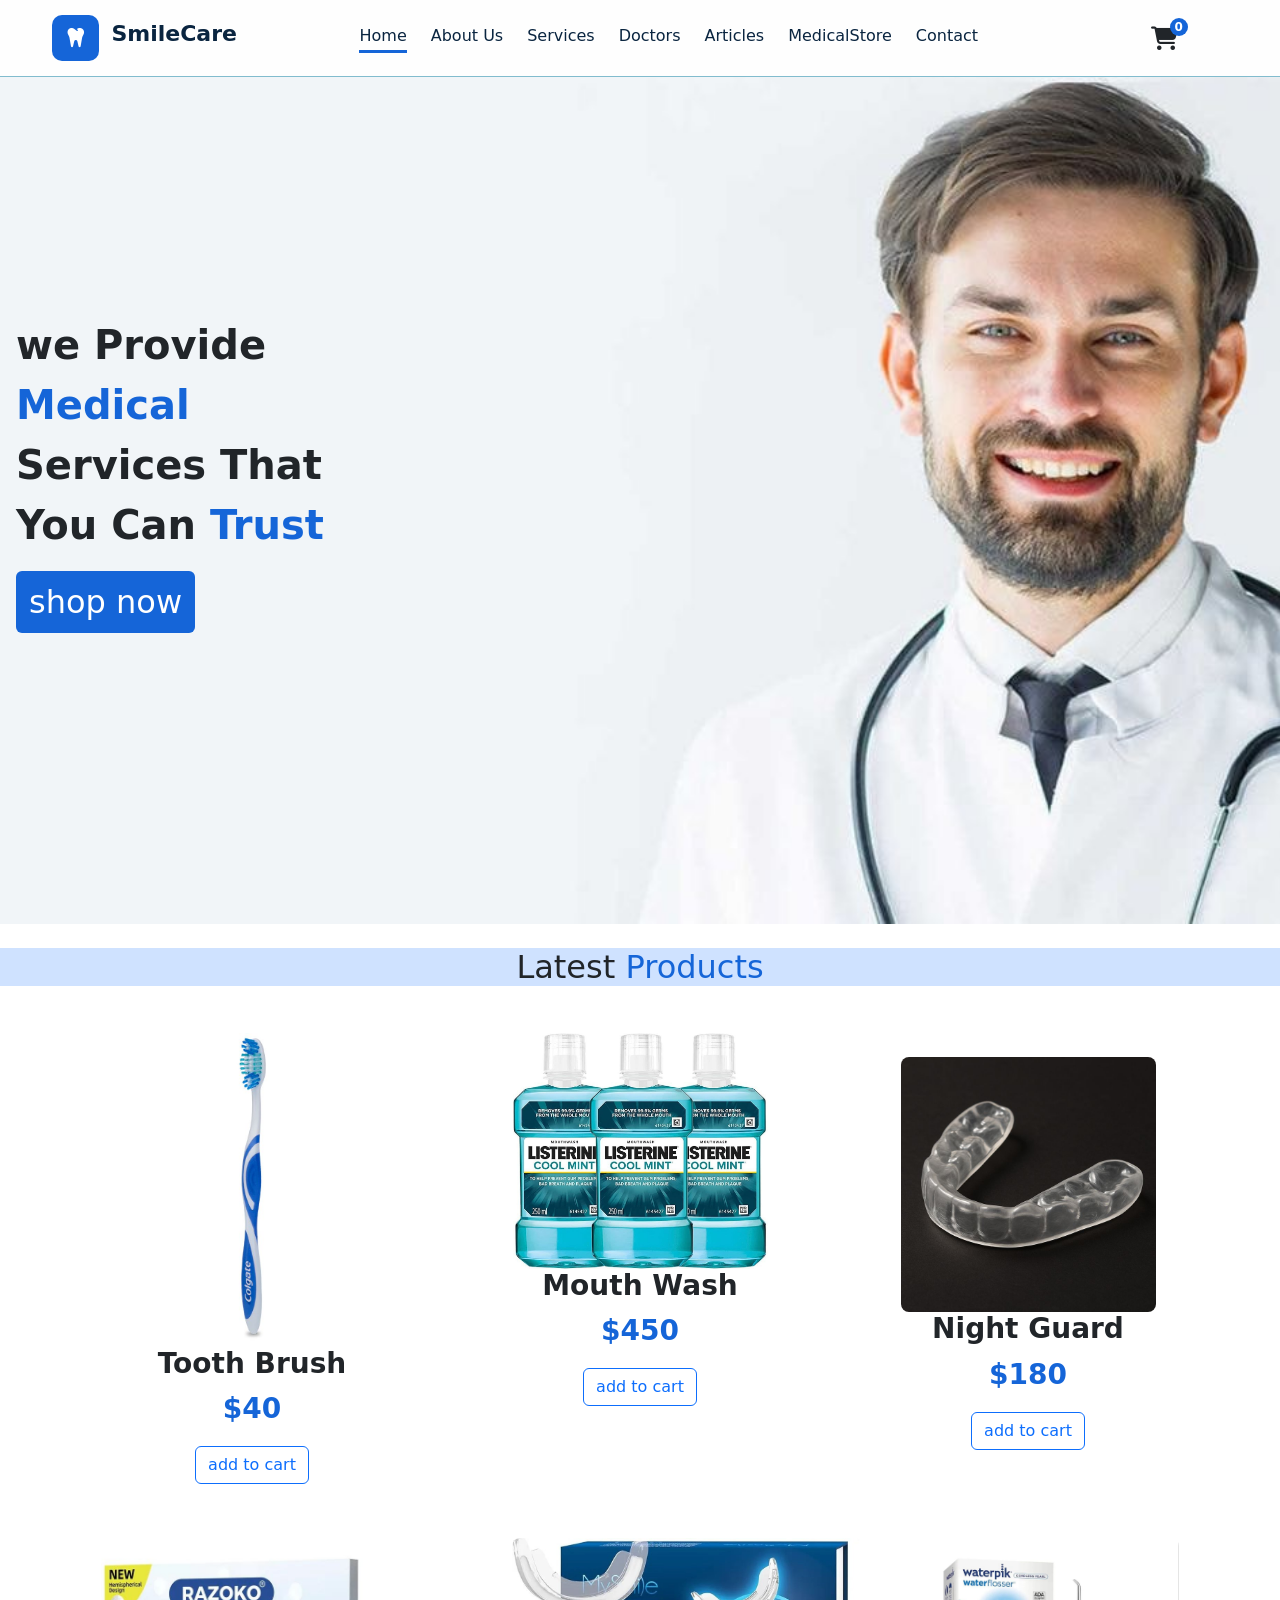
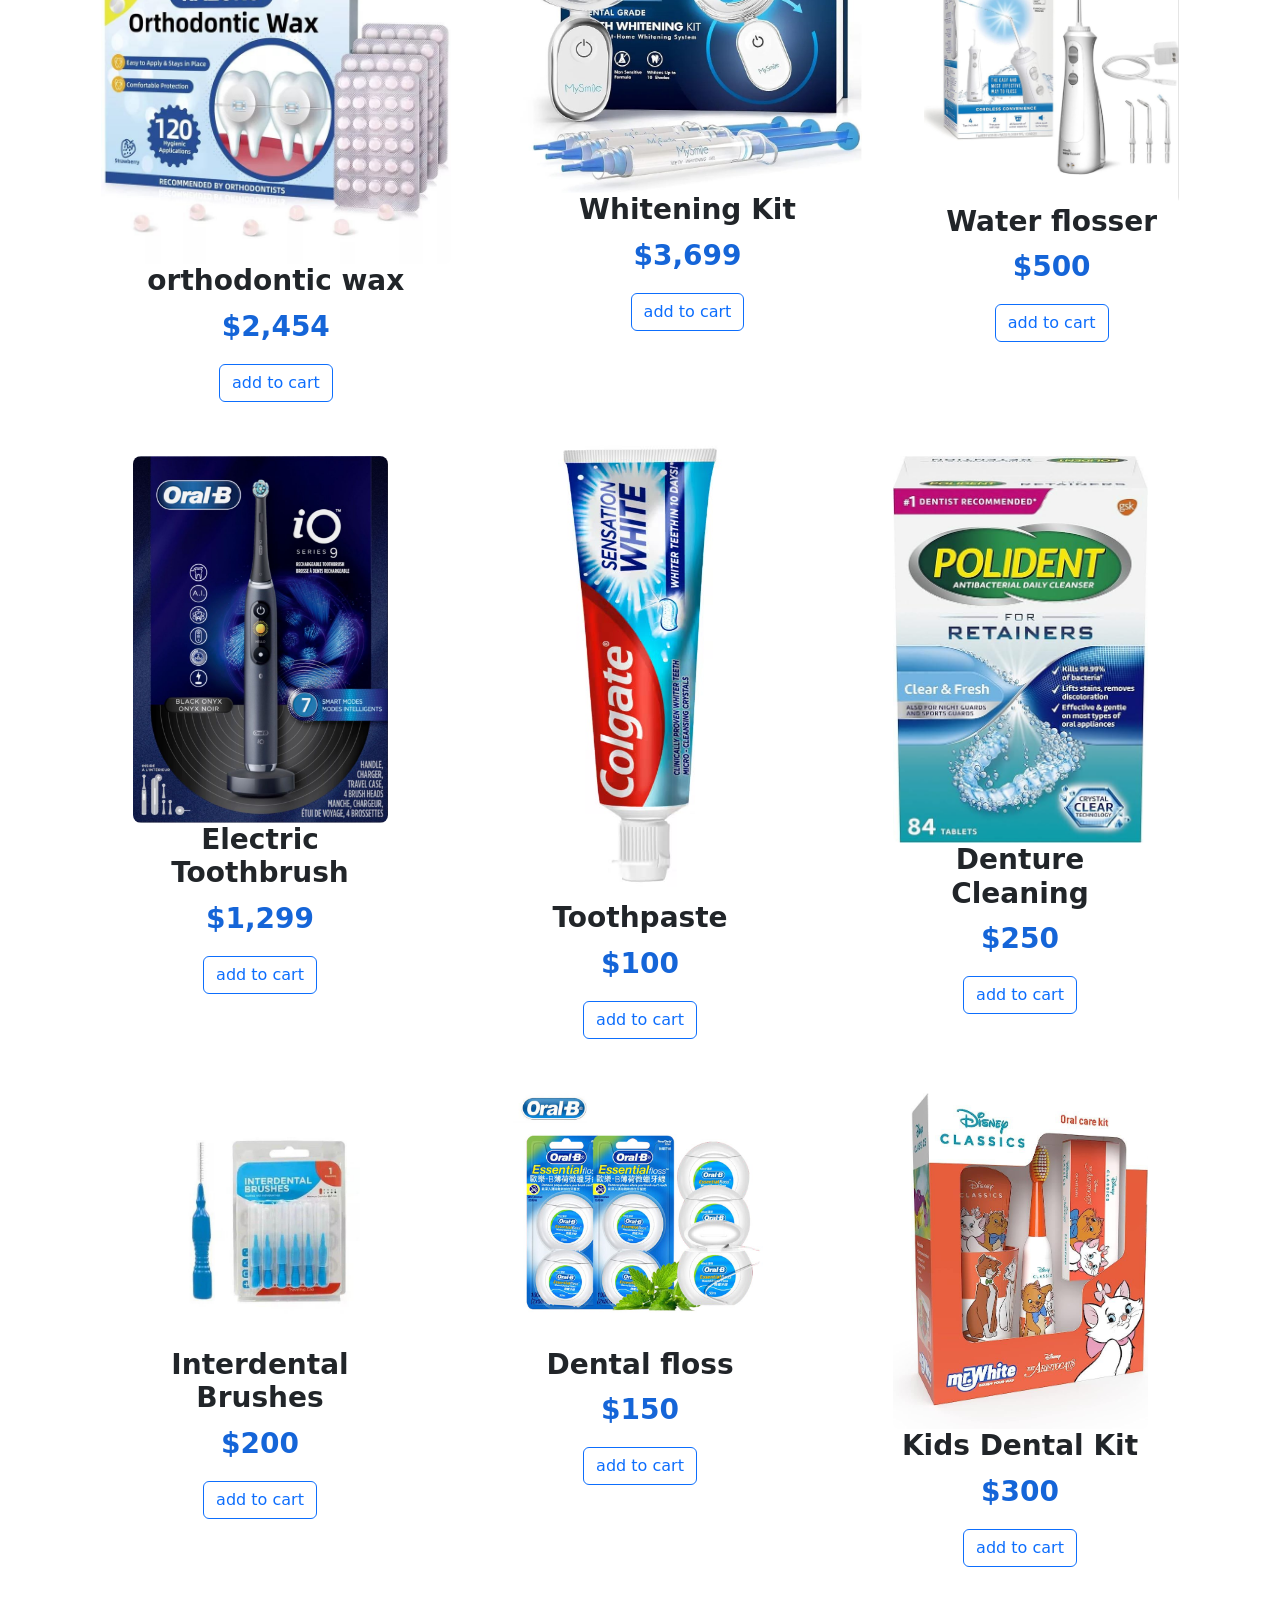
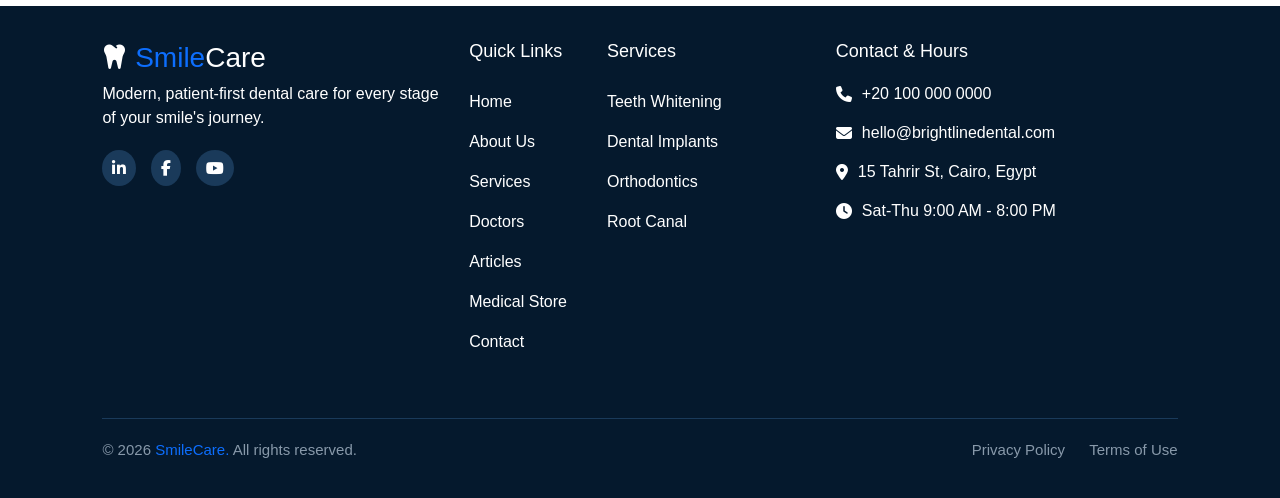
<file: ecommercePage/ecommerce.html>
<!DOCTYPE html>
<html lang="en">
<head>
    <meta charset="UTF-8">
    <meta name="viewport" content="width=device-width, initial-scale=1.0">
    <title>products</title>
    <link rel="stylesheet" href="css/all.min.css">
    <link rel="stylesheet" href="css/bootstrap.min.css">
    <link rel="stylesheet" href="ecommerce.css">

</head>
<body>
<div class="header">
    <nav class="navbar navbar-expand-md w-100 p-0">
        <div class="logo">
            <span class="logo-icon"><i class="fa-solid fa-tooth"></i></span>
            <h2>SmileCare</h2>
        </div>

        <button class="navbar-toggler" type="button" data-bs-toggle="collapse" data-bs-target="#navbarContent">
            <span class="navbar-toggler-icon"></span>
        </button>

        <div class="collapse navbar-collapse justify-content-between" id="navbarContent">
            <div class="navbar mx-auto">
                <a href="../HomePage/home.html" target="_blank" class="active">Home</a>
                <a href="../aboutPage/about.html" target="_blank">About Us</a>
                <a href="../servicePage/services.html" target="_blank">Services</a>
                <a href="../doctorPage/doctors.html" target="_blank">Doctors</a>
                <a href="../articlePage/article.html" target="_blank">Articles</a>
                <a href="#">MedicalStore</a>
                <a href="../contactPage/contactUs.html" target="_blank">Contact</a>
            </div>

            <div class="header-btns">
                <div class="cart-wrapper">
                    <i class="fa-solid fa-cart-shopping cart-icon fs-4"></i>
                    <span id="cartCount" class="cart-badge">0</span>
               
        </div>
    </nav>
</div>




<br>
<div class="parent d-flex justify-content-start align-items-center ">
    <div class="child mx-3 fw-bolder fs-1">
        <p>we Provide <span style=" color: #1565D8;">Medical</span>  <br>Services 
        That You Can <span style="color: #1565D8;">Trust</span></p>
       <a href="#x"> <button class="btn  d-block fs-2" style="color: white; background-color: #1565D8;">shop now</button></a>
    </div>
</div> 
<br>
<h2 class="text-center bg-primary-subtle"> Latest <span style="color: #1565D8;">Products</span></h2>

<br>
<div class="container" id="x">
    <div class="row justify-content-around">
        <div class="col-md-3  product-card">
            <img src="toothbrush2.jpg" alt="toothbrush" class="w-100">
            <h3 class="text-center fw-bold ">Tooth Brush</h3>
            <p class="text-center fw-bold  fs-3" style="color: #1565D8;">$40</p>
            <button class="btn btn-outline-primary d-block mx-auto" onclick="addToCart()">add to cart</button>
        </div>
         <div class="col-md-3 mx-4 product-card">
            <img src="mouthwash.jpg" alt="mouthwash" class="w-100">
            <h3 class="text-center fw-bold ">Mouth Wash</h3>
            <p class="text-center fw-bold  fs-3" style="color: #1565D8;">$450</p>
            <button class="btn btn-outline-primary d-block mx-auto" onclick="addToCart()">add to cart</button>
        </div>
         <div class="col-md-3 my-4 product-card">
        <img src="guard.jpg" alt="water floss" class="w-100">
            <h3 class="text-center fw-bold ">Night Guard</h3>
            <p class="text-center fw-bold  fs-3" style="color: #1565D8;">$180</p>
            <button class="btn btn-outline-primary d-block mx-auto" onclick="addToCart()">add to cart</button>
      </div>
    </div>
    <div class="row justify-content-around">
        <div class="col-md-4 product-card">
            <img src="orthodontic wax.jpg" alt="wax" class="w-100">
            <h3 class="text-center fw-bold ">orthodontic wax</h3>
            <p class="text-center fw-bold  fs-3" style="color: #1565D8;">$2,454</p>
            <button class="btn btn-outline-primary d-block mx-auto" onclick="addToCart()">add to cart</button>
        </div>
        <div class="col-md-4 my-4 product-card">
            <img src="wheting kit.jpg" alt="kit" class="w-100">
            <h3 class="text-center fw-bold ">Whitening Kit</h3>
            <p class="text-center fw-bold  fs-3" style="color: #1565D8;">$3,699</p>
            <button class="btn btn-outline-primary d-block mx-auto" onclick="addToCart()">add to cart</button>
        </div>
         <div class="col-md-3 my-4 product-card">
        <img src="waterfloss.jpg" alt="water floss" class="w-100">
            <h3 class="text-center fw-bold ">Water flosser</h3>
            <p class="text-center fw-bold  fs-3" style="color: #1565D8;">$500</p>
            <button class="btn btn-outline-primary d-block mx-auto" onclick="addToCart()">add to cart</button>
      </div>
    </div>
    <div class="row justify-content-around ">
    <div class="col-md-3 my-4 product-card">
         <img src="electric.jpg" alt="etoothbrush" class="w-100">
            <h3 class="text-center fw-bold ">Electric Toothbrush</h3>
            <p class="text-center fw-bold  fs-3" style="color: #1565D8;">$1,299</p>
            <button class="btn btn-outline-primary d-block mx-auto" onclick="addToCart()">add to cart</button>

    </div>
    <div class="col-md-3 product-card">
         <img src="toothpaste2.jpg" alt="toothpaste" class="w-100">
            <h3 class="text-center fw-bold ">Toothpaste</h3>
            <p class="text-center fw-bold  fs-3" style="color: #1565D8;">$100</p>
            <button class="btn btn-outline-primary d-block mx-auto" onclick="addToCart()">add to cart</button>

    </div>
     <div class="col-md-3 my-4 product-card">
        <img src="clean.jpg" alt="dental cleaning tablets" class="w-100">
            <h3 class="text-center fw-bold ">Denture Cleaning</h3>
            <p class="text-center fw-bold  fs-3" style="color: #1565D8;">$250</p>
            <button class="btn btn-outline-primary d-block mx-auto" onclick="addToCart()">add to cart</button>
      </div>
   
    </div>
    <div class="row justify-content-around">
      <div class="col-md-3 my-4 product-card">
        <img src="interdental.jpg" alt="interdental brush" class="w-100">
            <h3 class="text-center fw-bold ">Interdental Brushes</h3>
            <p class="text-center fw-bold  fs-3" style="color: #1565D8;">$200</p>
            <button class="btn btn-outline-primary d-block mx-auto" onclick="addToCart()">add to cart</button>
      </div>
      <div class="col-md-3 my-4 product-card">
        <img src="floss.jpg" alt="dental floss" class="w-100">
            <h3 class="text-center fw-bold ">Dental floss</h3>
            <p class="text-center fw-bold  fs-3" style="color: #1565D8;">$150</p>
            <button class="btn btn-outline-primary d-block mx-auto" onclick="addToCart()">add to cart</button>
      </div>
      <div class="col-md-3 my-4 product-card">
        <img src="kid.jpg" alt="kids  cleaning kit" class="w-100">
            <h3 class="text-center fw-bold ">Kids Dental Kit</h3>
            <p class="text-center fw-bold  fs-3" style="color: #1565D8;">$300</p>
            <button class="btn btn-outline-primary d-block mx-auto" onclick="addToCart()">add to cart</button>
      </div>

    </div>

</div>

<footer class="footer">
  <div class="footer-container">
    <div class="footer-content">
      <div class="footer-text">
        <h3><span class="icon-footer"><i class="fa-solid fa-tooth"></i></span> <span class="h-style">Smile</span>Care</h3>
        <p>Modern, patient-first dental care for every stage of your smile's journey.</p>
      </div>
      <div class="social-footer-icons">
        <i class="fa-brands fa-linkedin-in"></i>
        <i class="fa-brands fa-facebook-f"></i>
        <i class="fa-brands fa-youtube"></i>
      </div>
    </div>
    <div class="footer-side-col">
      <div class="footer-links">
        <h4>Quick Links</h4>
        <ul>
          <li><a href="#">Home</a></li>
          <li><a href="#">About Us</a></li>
          <li><a href="#">Services</a></li>
          <li><a href="#">Doctors</a></li>
          <li><a href="#">Articles</a></li>
          <li><a href="#">Medical Store</a></li>
          <li><a href="#">Contact</a></li>
        </ul>
      </div>
      <div class="footer-links">
        <h4>Services</h4>
        <ul>
          <li><a href="teeth-whitening.html">Teeth Whitening</a></li>
          <li><a href="implants.html">Dental Implants</a></li>
          <li><a href="orthodontics.html">Orthodontics</a></li>
          <li><a href="root-canal.html">Root Canal</a></li>
        </ul>
      </div>
    </div>
    <div class="footer-links-call">
      <h4>Contact & Hours</h4>
      <p><i class="fa-solid fa-phone"></i> +20 100 000 0000</p>
      <p><i class="fa-solid fa-envelope"></i> hello@brightlinedental.com</p>
      <p><i class="fa-solid fa-location-dot"></i> 15 Tahrir St, Cairo, Egypt</p>
      <p><i class="fa-solid fa-clock"></i> Sat-Thu 9:00 AM - 8:00 PM</p>
    </div>
  </div>
  <div class="footer-bottom ">
    <p>© 2026 <span class="h-style">SmileCare.</span> All rights reserved.</p>
    <div class="footer-last">
      <span class="hover-word">Privacy Policy</span> <span class="hover-word">Terms of Use</span>
    </div>
  </div>
</footer>


 <div id="successMsg"
     class="position-fixed top-50 start-50 translate-middle
            bg-light text-primary p-4 rounded shadow d-none">
    ✅ Product added to cart successfully! 
</div>

   <script src="js/bootstrap.bundle.min.js"></script> 
   <script src="ecommerce.js"></script>
  
</body>
</html>
</file>
<file: aboutPage/css/style.css>
*{
    box-sizing: border-box;
    padding: 0;
    margin: 0;
}

:root{
    --accent-color:#2361bf;
}

.header {
    display: flex;
    justify-content: space-between;
    align-items: center;
    padding: 20px 8%;
    background-color: #FEFEFE;
    position: fixed;
    top: 0;
    left: 0;
    width: 100%;
    z-index: 1000;
    border-bottom: 1px solid #81BCCE;
}

.logo {
    display: flex;
    align-items: center;
    gap: 12px;
    margin-right: auto;
    margin-left: -20px;
}

.logo-icon {
    background-color: #1565D8;
    color: #ffffff;
    padding: 12px 14px; 
    border-radius: 10px; 
    font-size: 22px; 
    display: flex;
    align-items: center;
    justify-content: center;
    margin-left: -30px;
}
.logo h2 {
    font-size: 22px;
    font-weight: 700;
    color: #0A2540;
}

.navbar {
    display: flex;
    align-items: center;
    margin-left: auto;
}

.navbar a {
    text-decoration: none;
    color: #0A2540;
    margin: 0 12px;
    font-weight: 500;
    position: relative;
    padding-bottom: 5px;
}

.navbar a.active::after, .navbar a:hover::after {
    content: '';
    position: absolute;
    bottom: 0;
    left: 0;
    width: 100%;
    height: 3px;
    background-color: #1565D8;
}

.header-btns {
    display: flex;
    gap: 15px;
    margin-left: 50px;
}

.btn-login {
    text-decoration: none;
    color: #0A2540;
    padding: 10px 25px;
    border: 1px solid #0A2540;
    border-radius: 25px;
}

.btn-register {
    text-decoration: none;
    color: #ffffff;
    background-color: #1565D8;
    padding: 10px 25px;
    border-radius: 25px;
    box-shadow: 0 4px 15px rgba(21, 101, 216, 0.3);
    border: none;
}

.btn-register:hover {
    background-color: #0b4fa8;
    transform: translateY(-2px);
    box-shadow: 0 6px 20px rgba(21, 101, 216, 0.4);
}

.btn-login:hover {
    background-color: #0A2540;
    color: #ffffff;
    transform: translateY(-2px);
}

#about #imageTwo{
    width:180px;
    height:180px;
    object-fit:cover;
    bottom:5%;
    right:11%;
    border:10px solid #eee;
}

#about #text h3{
    font-size:50px;
    font-weight:300;
}

#about #text p{
    font-size:20px;
}

#about #text p:first-of-type{
    color:#9b9595df;
}

.stat-number{
    width:100%;
    margin:20px 0;
    padding:20px 0;
}

.statItem{
    background:#F3F7FD;
    padding:40px;
    border-radius:30px;
    transition:transform .5s cubic-bezier(0.22,1,0.36,1);
    color:var(--accent-color);
    font-weight:600;
    font-size:20px;
}

.stat-number .statItem span{
    display:block;
    color:#2C8DE9;
    font-size:xxx-large;
}

.stat-number .statItem p{
    width:100%;
}

.statItem:hover{
    transform:translateY(-15px);
}

.container .icon{
    width:80px;
    height:80px;
    border-radius:50%;
    background:color-mix(in srgb, var(--accent-color), transparent 90%);
    display:flex;
    align-items:center;
    justify-content:center;
    margin:0 auto 1.5rem;
    transition:all .3s ease;
    font-size:30px;
    color:#175cdd;
}

.value-item{
    transition:transform .5s cubic-bezier(0.22,1,0.36,1);
}

.value-item:hover{
    transform:translateY(-15px);
}

.value-item:hover .icon{
    background:#175cdd;
    color:#eee;
}

.imgs .image-item{
    filter:grayscale(100%);
    transition:all .5s cubic-bezier(0.22,1,0.36,1);
    padding:20px;
    font-size:50px;
}

.imgs .image-item:hover{
    filter:grayscale(0%);
    transform:translateY(-10px);
    background-color:#eee;
    border-radius:15px;
}

.icons i{
    color:var(--accent-color);
    margin:10px;
}

.nav-column ul{
    padding-top:30px;
}

.nav-column ul li{
    padding:10px 0;
}

.nav-column ul li a{
    display:inline-block;
    color:#817b7b;
    text-decoration:none;
    transition:all .5s cubic-bezier(0.22,1,0.36,1);
}

.nav-column ul li a:hover{
    color:var(--accent-color);
    transform:translateX(10px);
}

.footer-bottom .bottom-content .copyright{
    color:#817b7b;
    font-size:14px;
}

.bottom-content .copyright .site-name{
    color:#000;
}

#links .legal-links a{
    color:color-mix(in srgb, #3c4049, transparent 50%);
    text-decoration:none;
    transition:all .3s ease;
    padding:0 15px;
}

#links .legal-links a:hover{
    color:var(--accent-color);
}

.credets{
    text-align:center;
    padding:20px 0;
    font-size:14px;
    color:#817b7b;
}

.credets a{
    text-decoration:none;
}
</file>
<file: aboutPage/css/media.css>
@media (max-width: 992px) {
  .header {
    display: flex;
    flex-direction: row;
    justify-content: space-between;
    align-items: center;
    position: relative;
    padding: 16px 5%;
    flex-wrap: nowrap;
    row-gap: 0;
  }

  .logo {
    margin-left: 0;
    z-index: 1100;
  }

  .logo-icon {
    margin-left: 0;
  }

  .menu-checkbox {
    display: none;
  }

  .menu-toggle-label {
    display: flex;
    flex-direction: column;
    justify-content: center;
    gap: 5px;
    width: 40px;
    height: 40px;
    cursor: pointer;
    order: 3;
    margin-left: auto;
    position: relative;
    z-index: 1100;
  }

  .menu-toggle-label span {
    display: block;
    width: 26px;
    height: 3px;
    background-color: #0A2540;
    border-radius: 3px;
    transition: transform 0.3s ease, opacity 0.3s ease;
  }

  .navbar {
    position: fixed;
    top: 0;
    right: -100%;
    height: 100vh;
    width: 280px;
    max-width: 80vw;
    background-color: #ffffff;
    display: flex;
    flex-direction: column;
    align-items: flex-start;
    justify-content: flex-start;
    padding: 100px 25px 20px;
    gap: 10px;
    box-shadow: -10px 0 30px rgba(0,0,0,0.1);
    transition: right 0.35s ease;
    z-index: 1050;
    overflow-y: auto;
  }

  .header-btns {
    position: fixed;
    top: auto;
    bottom: 0;
    right: -100%;
    height: auto;
    width: 280px;
    max-width: 80vw;
    background-color: #ffffff;
    padding: 20px 25px 30px;
    gap: 12px;
    display: flex;
    flex-direction: column;
    box-shadow: -10px 0 30px rgba(0,0,0,0.1);
    transition: right 0.35s ease;
    z-index: 1050;
  }

  .menu-checkbox:checked ~ .navbar,
  .menu-checkbox:checked ~ .header-btns {
    right: 0 ;
  }

  .navbar a {
    display: block;
    width: 100%;
    color: #0A2540;
    font-size: 16px;
    font-weight: 500;
    margin: 0;
    padding: 12px 10px;
    border-bottom: 1px solid #EEF3F8;
    text-align: left;
    text-decoration: none;
  }

  .header-btns .btn-login,
  .header-btns .btn-register {
    width: 100%;
    text-align: center;
  }

  .hero-section {
    flex-direction: column;
    padding: 40px 6% 90px;
    text-align: center;
  }

  .hero-content {
    max-width: 100%;
    padding-left: 0;
  }

  .hero-btns {
    justify-content: center;
  }

  .hero-img {
    max-width: 100%;
    width: 100%;
  }

  .hero-main-img {
    height: 340px;
  }

  .about {
    flex-direction: column;
    padding: 80px 6%;
  }

  .about-image,
  .about-content {
    max-width: 100%;
  }

  .services {
    padding: 80px 6%;
  }

  .service-card {
    width: 47%;
  }

  .features-content {
    flex-wrap: wrap;
  }

  .features-card {
    flex-grow: 1;
    flex-shrink: 1;
    flex-basis: 220px;
}

  .doctors-content {
    flex-wrap: wrap;
    justify-content: center;
  }

  .doctors-card {
    width: 45%;
  }

  .gallery-content {
    flex-wrap: wrap;
  }

 .gallery-card {
    flex-grow: 1;
    flex-shrink: 1;
    flex-basis: 300px;
}

#articles-content .single-card {
    flex-grow: 1;
    flex-shrink: 1;
    flex-basis: 45%;
}

  .medical-store {
    flex-wrap: wrap;
    justify-content: center;
    text-align: center;
  }

  .medical-top {
    width: 100%;
    margin-left: 0;
  }

  .products {
    width: 100%;
    justify-content: center;
  }

  .banner,
  .book-banner {
    flex-wrap: wrap;
    justify-content: center;
    text-align: center;
    width: 92%;
    margin-left: auto;
    margin-right: auto;
  }

  .banner-content,
  .book-banner-content {
    max-width: 100%;
    text-align: center;
  }

  .footer {
    padding: 40px 5%;
  }
}


@media (max-width: 768px) {
  .hero-content h1 {
    font-size: 36px;
  }

  .hero-content p {
    font-size: 16px;
  }

  .states {
    flex-wrap: wrap;
    padding: 40px 6%;
    row-gap: 25px;
  }

  .state-item {
    width: 50%;
  }

  .about-content h2 {
    font-size: 28px;
  }

  .service-card {
    width: 100%;
  }

  .features-content {
    flex-direction: column;
  }

  .features-card {
    width: 100%;
  }

  .doctors-content {
    flex-direction: column;
    align-items: center;
  }

  .doctors-card {
    width: 100%;
    max-width: 380px;
  }

  .gallery-content {
    flex-direction: column;
  }

  .gallery-card {
    width: 100%;
    height: 300px;
  }

 #articles-content .single-card {
    flex-grow: 1;
    flex-shrink: 1;
    flex-basis: 100%;
}

  .articles-top-bar {
    flex-direction: column;
    align-items: flex-start;
    gap: 15px;
  }

  .medical-store {
    flex-direction: column;
  }

  .products {
    flex-direction: column;
    width: 100%;
  }

  .product-card {
    width: 100%;
  }

  .banner,
  .book-banner {
    flex-direction: column;
    padding: 30px;
  }

  .banner-btns {
    justify-content: center;
    width: 100%;
  }

  .footer {
    padding: 30px 6%;
    text-align: center;
  }

  .footer-container {
    flex-direction: column;
    text-align: center;
  }

  .footer-side-col {
    flex-direction: column;
    align-items: center;
  }

  .social-footer-icons {
    justify-content: center;
  }

  .footer-links-call p {
    justify-content: center;
  }

  .footer-bottom {
    flex-direction: column;
    gap: 10px;
    text-align: center;
  }

  .footer-last span {
    margin: 0 8px;
  }
}


@media (max-width: 480px) {
  .logo h2 {
    font-size: 18px;
  }

  .logo-icon {
    padding: 9px 11px;
    font-size: 18px;
  }

  .navbar a {
    margin: 4px 6px;
    font-size: 14px;
  }

  .header-btns {
    gap: 8px;
  }

  .btn-login,
  .btn-register {
    padding: 8px 14px;
    font-size: 14px;
  }

  .hero-content h1 {
    font-size: 28px;
  }

  .hero-btns {
    flex-direction: column;
    width: 100%;
  }

  .hero-btns a {
    width: 100%;
    text-align: center;
  }

  .hero-main-img {
    height: 240px;
  }

  .hero-min-card {
    left: 0;
    bottom: 15px;
    width: 90%;
  }

  .state-item {
    width: 100%;
  }

  .state-item h3 {
    font-size: 32px;
  }

  .about-content h2 {
    font-size: 24px;
  }

  .services-top h2,
  .doctors-top h2,
  .gallery-top h2,
  .articles-top h2 {
    font-size: 26px;
  }

  .doctors-card {
    padding: 80px 20px 30px;
  }

  .card-img {
    left: 20px;
  }

  .btn-book {
    width: 100%;
    text-align: center;
  }
}
</file>
<file: appointment/appointment.css>
*{
    box-sizing: border-box;
}
body{
    font-family: 'Segoe UI', Tahoma, Geneva, Verdana, sans-serif;
     overflow-x: hidden;
}


textarea{
    resize: none;
}
@media screen  and (max-width:600px){
    .iconp{
        flex-direction: column;
        justify-content: space-around;
        
    }
    .iconc{
        margin: 5px;
    }
     .warning{
        width: 100%;
        
     }
     
      .table{
        font-size: 14px;
    }
    .button{
        text-align: center;
        margin-left: -30px;

    }
    #bookBtn{
        padding: 8px 25px;
        font-size: 15px;
         width: 125%;
    
        
    }
    
    input, select, textarea{
        font-size: 18px;
        padding: 12px;
       
        text-align: center;
    }
    .table-responsive{
        width: 75%;
    }
}


.button{
    text-align: center;
}
.table-responsive{
    -webkit-overflow-scrolling: touch;
}

.table{
    min-width: 600px; 
}

.table thead{
    background-color: #0d6efd; 
    color: #fff;
}

.table td, .table th{
    white-space: nowrap;
    text-align: center;
    vertical-align: middle;
    padding: 10px;
}
.iconc i{
    width: 80px;
    height: 80px;
    display: flex;
    align-items: center;
    justify-content: center;
    margin: 10px auto;
    padding: 15px;
}
#bookBtn{
    padding: 12px 40px;
    font-size: 18px;
    font-weight: bold;
    border: none;
    transition: all 0.3s ease;
    box-shadow: 0 4px 10px rgba(13, 110, 253, 0.3);
}

#bookBtn:hover{
    background-color: #0d6efd;
    transform: translateY(-2px);
    box-shadow: 0 6px 14px rgba(13, 110, 253, 0.4);
}

#bookBtn:active{
    transform: translateY(0);
    box-shadow: 0 2px 6px rgba(13, 110, 253, 0.3);
}

.location a{
    text-decoration: none;
    color: white;
    margin: 10px;

}
.location a:hover{
    color:black;
}
.header {
    display: flex;
    align-items: center;
    padding: 15px 8%;
    background-color: #FEFEFE;
    position: fixed;
    top: 0;
    left: 0;
    width: 100%;
    z-index: 1000;
    border-bottom: 1px solid #81BCCE;
}
@media screen and (max-width: 768px) {
      .navbar-toggler {
        margin-left: auto;
        margin-top: -40px;
    }
    .navbar-collapse {
        margin-top: 15px;
    }

    .navbar {
        flex-direction: column;
        text-align: center;
    }

    .navbar a {
        margin: 8px 0;
    }
    .header-btns {
        flex-direction: column;
        gap: 10px;
        margin: 5px 0 0 0;
        text-align: center;
    }


}




.logo {
    display: flex;
    align-items: center;
    gap: 12px;
    margin-right: auto;
    margin-left: -20px;
}

.logo-icon {
    background-color: #1565D8;
    color: #ffffff;
    padding: 12px 14px; 
    border-radius: 10px; 
    font-size: 22px; 
    display: flex;
    align-items: center;
    justify-content: center;
    margin-left: -30px;
}
.logo h2 {
    font-size: 22px;
    font-weight: 700;
    color: #0A2540;
}

.navbar {
    display: flex;
    align-items: center;
    margin-left: auto;
}

.navbar a {
    text-decoration: none;
    color: #0A2540;
    margin: 0 12px;
    font-weight: 500;
    position: relative;
    padding-bottom: 5px;
}

.navbar a.active::after, .navbar a:hover::after {
    content: '';
    position: absolute;
    bottom: 0;
    left: 0;
    width: 100%;
    height: 3px;
    background-color: #1565D8;
}

.header-btns {
    display: flex;
    gap: 15px;
    margin-left: 50px;
}

.btn-login {
    text-decoration: none;
    color: #0A2540;
    padding: 10px 25px;
    border: 1px solid #0A2540;
    border-radius: 25px;
}

.btn-register {
    text-decoration: none;
    color: #ffffff;
    background-color: #1565D8;
    padding: 10px 25px;
    border-radius: 25px;
    box-shadow: 0 4px 15px rgba(21, 101, 216, 0.3);
}

.btn-register:hover {
    background-color: #0b4fa8;
    transform: translateY(-2px);
    box-shadow: 0 6px 20px rgba(21, 101, 216, 0.4);
}

.btn-login:hover {
    background-color: #0A2540;
    color: #ffffff;
    transform: translateY(-2px);
}



.footer {
  background-color: #05192d;
  color: white;
  padding: 35px 8% 20px;
  font-family: sans-serif;
}

.footer-container {
  display: flex;
  flex-wrap: wrap;
  justify-content: space-between;
  gap: 25px;
}

.footer-content, .footer-side-col, .footer-links-call {
  flex: 1;
  min-width: 250px;
}

.footer-side-col {
  display: flex;
  gap: 40px;
}

.footer-links h4, .footer-links-call h4 {
  margin-bottom: 20px;
   font-size: 18px;
}

.h-style{
    color: #0d6efd;
}
.footer-links ul {
  list-style: none;
  padding: 0;
}

.footer-links ul li a {
  color: #ffffff;
  text-decoration: none;
  line-height: 2.5;
}

.footer-links ul li a:hover {
  color: #0d6efd;
}

.footer-links-call p {
  color: #ffffff;
  margin-bottom: 15px;
  display: flex;
  align-items: center;
  gap: 10px;
}

.social-footer-icons {
  display: flex;
  gap: 15px;
  margin-top: 20px;
}

.social-footer-icons i {
  background: #1a3a5a;
  padding: 10px;
  border-radius: 50%;
  cursor: pointer;
}

.social-footer-icons i:hover{
    background-color: #0d6efd;
    color: #0D2540;
}

.footer-bottom {
  border-top: 1px solid #1a3a5a;
  margin-top: 40px;
  padding-top: 20px;
  display: flex;
  justify-content: space-between;
  color: #8899aa;
  font-size: 15px;
}

.footer-last span {
  margin-left: 20px;
  cursor: pointer;
}

.hover-word:hover{
    color: #0d6efd;
} 
@media screen and (max-width: 768px) {
    .footer {
        padding: 30px 6% 20px;
    }

    .footer-container {
        flex-direction: column;
        gap: 30px;
    }

    .footer-side-col {
        flex-direction: column;
        gap: 30px;
    }

    .footer-content, 
    .footer-side-col, 
    .footer-links-call {
        min-width: 100%;
    }

    .footer-bottom {
        flex-direction: column;
        gap: 12px;
        text-align: center;
    }

    .footer-last {
        margin-top: 5px;
    }

    .footer-last span {
        margin: 0 10px;
    }
}

@media screen and (max-width: 480px) {
    .footer-text h3 {
        font-size: 20px;
    }

    .social-footer-icons {
        justify-content: center;
    }

    .footer-content {
        text-align: center;
    }
}
</file>
<file: articlePage/style.css>
* {
    margin: 0;
    padding: 0;
    box-sizing: border-box;
}

:root {

    --primary-color: #293681;
    --secondary-color: #4274D9;
    --accent-color: #95CCDD;
    --light-color: #D0E7E6;
    --white-color: #FFFFFF;
    --text-color: #555;
}

body {

    font-family: 'Poppins', sans-serif;
    color: var(--text-color);
    background-color: var(--white-color);
}

section {
    padding: 90px 0;
}

a {
    text-decoration: none;
}

ul {
    list-style: none;
}

/* Nav bar*/
.header {
    display: flex;
    justify-content: space-between;
    align-items: center;
    padding: 20px 8%;
    background-color: #FEFEFE;
    position: fixed;
    top: 0;
    left: 0;
    width: 100%;
    z-index: 1000;
    border-bottom: 1px solid #81BCCE;
}

.logo {
    display: flex;
    align-items: center;
    gap: 12px;
    margin-right: auto;
    margin-left: -20px;
}

.logo-icon {
    background-color: #1565D8;
    color: #ffffff;
    padding: 12px 14px;
    border-radius: 10px;
    font-size: 22px;
    display: flex;
    align-items: center;
    justify-content: center;
    margin-left: -30px;
}

.logo h2 {
    font-size: 22px;
    font-weight: 700;
    color: #0A2540;
}

.navbar {
    display: flex;
    align-items: center;
    margin-left: auto;
}

.navbar a {
    text-decoration: none;
    color: #0A2540;
    margin: 0 12px;
    font-weight: 500;
    position: relative;
    padding-bottom: 5px;
}

.navbar a.active::after,
.navbar a:hover::after {
    content: '';
    position: absolute;
    bottom: 0;
    left: 0;
    width: 100%;
    height: 3px;
    background-color: #1565D8;
}

.header-btns {
    display: flex;
    gap: 15px;
    margin-left: 50px;
}

.btn-login {
    text-decoration: none;
    color: #0A2540;
    padding: 10px 25px;
    border: 1px solid #0A2540;
    border-radius: 25px;
}

.btn-register {
    text-decoration: none;
    color: #ffffff;
    background-color: #1565D8;
    padding: 10px 25px;
    border-radius: 25px;
    box-shadow: 0 4px 15px rgba(21, 101, 216, 0.3);
    border: none;
}

.btn-register:hover {
    background-color: #0b4fa8;
    transform: translateY(-2px);
    box-shadow: 0 6px 20px rgba(21, 101, 216, 0.4);
}

.btn-login:hover {
    background-color: #0A2540;
    color: #ffffff;
    transform: translateY(-2px);
}

/*Article Page*/
.hero-section {
    min-height: 70vh;
    display: flex;
    justify-content: center;
    align-items: center;
    padding-top: 120px;
    padding-bottom: 60px;
}

.subtitle {
    color: var(--secondary-color);
    font-weight: 600;
    text-transform: uppercase;
    letter-spacing: 1px;
}

.hero-section h1 {
    color: var(--primary-color);
    font-size: 52px;
    font-weight: 700;
    margin: 20px 0;
}

.hero-section p {
    font-size: 16px;
    width: 80%;
    margin: auto;
}

/*Bread Crumb*/
.breadcrumb-section {
    background: #f5f5f5;
    padding: 18px 0;
}

.breadcrumb {
    margin-bottom: 0;
}

.breadcrumb-item a {
    text-decoration: none;
    color: var(--secondary-color);
}

.breadcrumb-item.active {
    color: var(--text-color);
}

.breadcrumb-item+.breadcrumb-item::before {
    color: #999;
}

/*Search*/
.search-box {
    position: relative;
}

.search-box input {
    height: 60px;
    border-radius: 50px;
    border: 1px solid #ddd;
    padding: 0 25px;
    font-size: 16px;
}

.search-box input:focus {

    border-color: var(--secondary-color);
    box-shadow: 0 0 6px rgba(66, 116, 217, .3);

}

/*Articles*/
.articles {
    padding-top: 10px;
}

.section-heading span {
    color: var(--secondary-color);
    font-weight: 600;
    text-transform: uppercase;
    letter-spacing: 1px;
}

.section-heading h2 {
    color: var(--primary-color);
    font-size: 40px;
    font-weight: 700;
    margin: 15px 0;
}

.section-heading p {
    max-width: 650px;
    margin: auto;
    line-height: 1.8;
}

.article-card {
    background-color: var(--white-color);
    border-radius: 15px;
    overflow: hidden;
    height: 100%;
    box-shadow: 0 8px 25px rgba(0, 0, 0, 0.08);
    transition: 0.3s ease;
}

.article-card:hover {
    transform: translateY(-8px);
}

.article-card img {
    display: block;
    width: 100%;
    height: 230px;
    object-fit: cover;

}

.article-content {
    padding: 25px;
}

.article-content h3 {
    color: var(--primary-color);
    font-size: 22px;
    font-weight: 700;
    margin-bottom: 15px;
}

.article-content p {
    color: var(--text-color);
    line-height: 1.7;
    font-size: 15px;
}

/* Article Button */
.article-content a {
    display: inline-block;
    background-color: var(--secondary-color);
    color: var(--white-color);
    border-radius: 40px;
    padding: 15px 35px;
    margin-top: 15px;
    font-weight: 600;
}

.categories {
    padding: 30px 0 0;
}

.categories ul {
    gap: 15px;
    padding: 0;
}

.categories li {
    padding: 10px 22px;
    border: 1px solid var(--secondary-color);
    border-radius: 30px;
    cursor: pointer;
    transition: .3s;
    color: var(--primary-color);
    font-weight: 500;
}

.categories li:hover,
.categories li.active {
    background-color: var(--secondary-color);
    color: white;
}
</file>
<file: articlePage/medial.css>
@media (max-width: 992px) {
    .header {
        display: flex;
        flex-direction: row;
        justify-content: space-between;
        align-items: center;
        position: relative;
        padding: 16px 5%;
        flex-wrap: nowrap;
        row-gap: 0;
    }

    .logo {
        margin-left: 0;
        z-index: 1100;
    }

    .logo-icon {
        margin-left: 0;
    }

    .menu-checkbox {
        display: none;
    }

    .menu-toggle-label {
        display: flex;
        flex-direction: column;
        justify-content: center;
        gap: 5px;
        width: 40px;
        height: 40px;
        cursor: pointer;
        order: 3;
        margin-left: auto;
        position: relative;
        z-index: 1100;
    }

    .menu-toggle-label span {
        display: block;
        width: 26px;
        height: 3px;
        background-color: #0A2540;
        border-radius: 3px;
        transition: transform 0.3s ease, opacity 0.3s ease;
    }

    .navbar {
        position: fixed;
        top: 0;
        right: -100%;
        height: 100vh;
        width: 280px;
        max-width: 80vw;
        background-color: #ffffff;
        display: flex;
        flex-direction: column;
        align-items: flex-start;
        justify-content: flex-start;
        padding: 100px 25px 20px;
        gap: 10px;
        box-shadow: -10px 0 30px rgba(0, 0, 0, 0.1);
        transition: right 0.35s ease;
        z-index: 1050;
        overflow-y: auto;
    }

    .header-btns {
        position: fixed;
        top: auto;
        bottom: 0;
        right: -100%;
        height: auto;
        width: 280px;
        max-width: 80vw;
        background-color: #ffffff;
        padding: 20px 25px 30px;
        gap: 12px;
        display: flex;
        flex-direction: column;
        box-shadow: -10px 0 30px rgba(0, 0, 0, 0.1);
        transition: right 0.35s ease;
        z-index: 1050;
    }

    .menu-checkbox:checked~.navbar,
    .menu-checkbox:checked~.header-btns {
        right: 0;
    }

    .navbar a {
        display: block;
        width: 100%;
        color: #0A2540;
        font-size: 16px;
        font-weight: 500;
        margin: 0;
        padding: 12px 10px;
        border-bottom: 1px solid #EEF3F8;
        text-align: left;
        text-decoration: none;
    }

    .header-btns .btn-login,
    .header-btns .btn-register {
        width: 100%;
        text-align: center;
    }

    .hero-section {
        flex-direction: column;
        padding: 40px 6% 90px;
        text-align: center;
    }

    .hero-content {
        max-width: 100%;
        padding-left: 0;
    }

    .hero-btns {
        justify-content: center;
    }

    .hero-img {
        max-width: 100%;
        width: 100%;
    }

    .hero-main-img {
        height: 340px;
    }

    .about {
        flex-direction: column;
        padding: 80px 6%;
    }

    .about-image,
    .about-content {
        max-width: 100%;
    }

    .services {
        padding: 80px 6%;
    }

    .service-card {
        width: 47%;
    }

    .features-content {
        flex-wrap: wrap;
    }

    .features-card {
        flex-grow: 1;
        flex-shrink: 1;
        flex-basis: 220px;
    }

    .doctors-content {
        flex-wrap: wrap;
        justify-content: center;
    }

    .doctors-card {
        width: 45%;
    }

    .gallery-content {
        flex-wrap: wrap;
    }

    .gallery-card {
        flex-grow: 1;
        flex-shrink: 1;
        flex-basis: 300px;
    }

    #articles-content .single-card {
        flex-grow: 1;
        flex-shrink: 1;
        flex-basis: 45%;
    }

    .medical-store {
        flex-wrap: wrap;
        justify-content: center;
        text-align: center;
    }

    .medical-top {
        width: 100%;
        margin-left: 0;
    }

    .products {
        width: 100%;
        justify-content: center;
    }

    .banner,
    .book-banner {
        flex-wrap: wrap;
        justify-content: center;
        text-align: center;
        width: 92%;
        margin-left: auto;
        margin-right: auto;
    }

    .banner-content,
    .book-banner-content {
        max-width: 100%;
        text-align: center;
    }

    .footer {
        padding: 40px 5%;
    }
}


@media (max-width: 768px) {
    .hero-content h1 {
        font-size: 36px;
    }

    .hero-content p {
        font-size: 16px;
    }

    .states {
        flex-wrap: wrap;
        padding: 40px 6%;
        row-gap: 25px;
    }

    .state-item {
        width: 50%;
    }

    .about-content h2 {
        font-size: 28px;
    }

    .service-card {
        width: 100%;
    }

    .features-content {
        flex-direction: column;
    }

    .features-card {
        width: 100%;
    }

    .doctors-content {
        flex-direction: column;
        align-items: center;
    }

    .doctors-card {
        width: 100%;
        max-width: 380px;
    }

    .gallery-content {
        flex-direction: column;
    }

    .gallery-card {
        width: 100%;
        height: 300px;
    }

    #articles-content .single-card {
        flex-grow: 1;
        flex-shrink: 1;
        flex-basis: 100%;
    }

    .articles-top-bar {
        flex-direction: column;
        align-items: flex-start;
        gap: 15px;
    }

    .medical-store {
        flex-direction: column;
    }

    .products {
        flex-direction: column;
        width: 100%;
    }

    .product-card {
        width: 100%;
    }

    .banner,
    .book-banner {
        flex-direction: column;
        padding: 30px;
    }

    .banner-btns {
        justify-content: center;
        width: 100%;
    }

    .footer {
        padding: 30px 6%;
        text-align: center;
    }

    .footer-container {
        flex-direction: column;
        text-align: center;
    }

    .footer-side-col {
        flex-direction: column;
        align-items: center;
    }

    .social-footer-icons {
        justify-content: center;
    }

    .footer-links-call p {
        justify-content: center;
    }

    .footer-bottom {
        flex-direction: column;
        gap: 10px;
        text-align: center;
    }

    .footer-last span {
        margin: 0 8px;
    }
}


@media (max-width: 480px) {
    .logo h2 {
        font-size: 18px;
    }

    .logo-icon {
        padding: 9px 11px;
        font-size: 18px;
    }

    .navbar a {
        margin: 4px 6px;
        font-size: 14px;
    }

    .header-btns {
        gap: 8px;
    }

    .btn-login,
    .btn-register {
        padding: 8px 14px;
        font-size: 14px;
    }

    .hero-content h1 {
        font-size: 28px;
    }

    .hero-btns {
        flex-direction: column;
        width: 100%;
    }

    .hero-btns a {
        width: 100%;
        text-align: center;
    }

    .hero-main-img {
        height: 240px;
    }

    .hero-min-card {
        left: 0;
        bottom: 15px;
        width: 90%;
    }

    .state-item {
        width: 100%;
    }

    .state-item h3 {
        font-size: 32px;
    }

    .about-content h2 {
        font-size: 24px;
    }

    .services-top h2,
    .doctors-top h2,
    .gallery-top h2,
    .articles-top h2 {
        font-size: 26px;
    }

    .doctors-card {
        padding: 80px 20px 30px;
    }

    .card-img {
        left: 20px;
    }

    .btn-book {
        width: 100%;
        text-align: center;
    }
}

/*Media query*/
@media(max-width:992px) {

    .hero-section h1 {
        font-size: 42px;
    }

    .hero-section p,
    .section-heading p {
        width: 90%;
    }

}

@media(max-width:768px) {

    .hero-section {
        padding: 120px 0 60px;
    }

    .hero-section h1 {
        font-size: 34px;
    }

    .section-heading h2 {
        font-size: 30px;
    }

    .categories ul {
        justify-content: center;
    }

}
</file>
<file: doctorPage/css/global.css>
:root {
  --primary-color: #1565d8;
  --primary-dark: #0a2540;
  --accent-color: #2fd3c7;

  --light-color: #ffffff;
  --light-gray: #f8f9fa;
  --gray-color: #6c757d;

  --border-color: #dee2e6;

  --transition: 0.3s ease;
  --shadow: 0 5px 20px rgba(0, 0, 0, 0.08);

  --container-width: 1200px;
}

*,
*::before,
*::after {
  margin: 0;
  padding: 0;
  box-sizing: border-box;
}

html {
  scroll-behavior: smooth;
}

body {
  font-family: "Poppins", sans-serif;
  background: var(--light-color);
  color: var(--primary-dark);
  line-height: 1.6;
  overflow-x: hidden;

  /* Fixed Navbar */
  padding-top: 90px;
}

h1,
h2,
h3,
h4,
h5,
h6 {
  margin: 0;
  font-weight: 700;
  line-height: 1.3;
}

p {
  margin: 0;
}

a {
  color: inherit;
  text-decoration: none;
  transition: var(--transition);
}

ul,
ol {
  list-style: none;
  margin: 0;
  padding: 0;
}

img {
  display: block;
  max-width: 100%;
  height: auto;
}

button,
input,
textarea,
select {
  font: inherit;
}

button {
  cursor: pointer;
  border: none;
  background: none;
}

input:focus,
textarea:focus,
select:focus {
  outline: none;
}

.container-custom {
  width: min(var(--container-width), 92%);
  margin: auto;
}

.text-primary {
  color: var(--primary-color);
}

.text-accent {
  color: var(--accent-color);
}

.shadow-custom {
  box-shadow: var(--shadow);
}

.rounded-custom {
  border-radius: 16px;
}
</file>
<file: HomePage/home.css>
* {
    margin: 0;
    padding: 0;
    box-sizing: border-box;
    font-family: 'Poppins', sans-serif;
}

body {
    background-color: #ffffff;
    color: #0A2540;
    overflow-x: hidden;
}

.header {
    display: flex;
    justify-content: space-between;
    align-items: center;
    padding: 20px 8%;
    background-color: #FEFEFE;
    position: fixed;
    top: 0;
    left: 0;
    width: 100%;
    z-index: 1000;
    border-bottom: 1px solid #81BCCE;
}

.logo {
    display: flex;
    align-items: center;
    gap: 12px;
    margin-right: auto;
    margin-left: -20px;
}

.logo-icon {
    background-color: #1565D8;
    color: #ffffff;
    padding: 12px 14px; 
    border-radius: 10px; 
    font-size: 22px; 
    display: flex;
    align-items: center;
    justify-content: center;
    margin-left: -30px;
}
.logo h2 {
    font-size: 22px;
    font-weight: 700;
    color: #0A2540;
}

.navbar {
    display: flex;
    align-items: center;
    margin-left: auto;
}

.navbar a {
    text-decoration: none;
    color: #0A2540;
    margin: 0 12px;
    font-weight: 500;
    position: relative;
    padding-bottom: 5px;
}

.navbar a.active::after, .navbar a:hover::after {
    content: '';
    position: absolute;
    bottom: 0;
    left: 0;
    width: 100%;
    height: 3px;
    background-color: #1565D8;
}

.header-btns {
    display: flex;
    gap: 15px;
    margin-left: 50px;
}

.btn-login {
    text-decoration: none;
    color: #0A2540;
    padding: 10px 25px;
    border: 1px solid #0A2540;
    border-radius: 25px;
}

.btn-register {
    text-decoration: none;
    color: #ffffff;
    background-color: #1565D8;
    padding: 10px 25px;
    border-radius: 25px;
    box-shadow: 0 4px 15px rgba(21, 101, 216, 0.3);
    border: none;
}

.btn-register:hover {
    background-color: #0b4fa8;
    transform: translateY(-2px);
    box-shadow: 0 6px 20px rgba(21, 101, 216, 0.4);
}

.btn-login:hover {
    background-color: #0A2540;
    color: #ffffff;
    transform: translateY(-2px);
}

.hero-section {
    display: flex;
    align-items: center;
    justify-content: space-between;
    padding: 80px 8% 140px 8%;
    background: linear-gradient(180deg, #e4f0f7 0%, rgba(244,248,250,0) 100%);
    position: relative;
    gap: 40px;
}

.hero-content {
    flex: 1;
    max-width: 50%;
    padding-left: 40px;
}

.sub-title {
    color: #7ebbce;
    font-weight: 600;
    letter-spacing: 1px;
    font-size: 16px;
    display: block;
    margin-bottom: 15px;
}

.hero-content h1 {
    font-size: 48px;
    line-height: 1.2;
    margin-bottom: 20px;
    font-weight: bold;
}

.hero-content .highlight {
    color: #1565D8;
}

.hero-content p {
    color: #6B7C93;
    font-size: 18px;
    line-height: 1.6;
    margin-bottom: 30px;
}

.hero-btns {
    display: flex;
    gap: 20px;
}

.btn-primary {
    text-decoration: none;
    color: #ffffff;
    background-color: #1565D8;
    padding: 15px 30px;
    border-radius: 30px;
    font-weight: 500;
    box-shadow: 0 5px 15px rgba(21, 101, 216, 0.4);
}

.btn-secondary {
    text-decoration: none;
    color: #0A2540;
    border: 1px solid #0A2540;
    padding: 15px 30px;
    border-radius: 30px;
    font-weight: 500;
}

.hero-img {
    position: relative;
    max-width: 45%;
}

.hero-main-img {
    width: 100%;
    border-radius: 20px;
    background-color: #eef5f8;
    height: 450px;
    display: block;
    margin-top: 40px;
}

.hero-min-card {
    position: absolute;
    bottom: 30px;
    left: -30px;
    background-color: #ffffff;
    padding: 15px 25px;
    border-radius: 15px;
    display: flex;
    align-items: center;
    gap: 15px;
    box-shadow: 0 10px 30px rgba(0,0,0,0.05);
}

.hero-min-card .card-icon {
    background-color: rgba(0, 168, 150, 0.1);
    color: #1565D8;
    padding: 10px;
    border-radius: 50%;
    display: flex;
    align-items: center;
    justify-content: center;
}
.hero-min-card .card-icon i{
    margin-top: -3px;
}

.hero-bottom {
    position: absolute;
    bottom: 0;
    left: 0;
    width: 100%;
    height: 40px;
    background-color: #0A2540;
    border-radius: 50% 50% 0 0 / 100% 100% 0 0;
}

.btn-primary:hover {
    background-color: #0b4fa8; 
    box-shadow: 0 6px 20px rgba(21, 101, 216, 0.4); 
}
.btn-secondary:hover {
    background-color: #0A2540; 
    color: #ffffff; 
}

.states {
    background-color: #0A2540;
    display: flex;
    justify-content: space-around;
    align-items: center;
    padding: 60px 8%;
    color: #ffffff;
    text-align: center;
}

.state-item h3 {
    font-size: 42px;
    font-weight: 700;
    color: #00A896;
    margin-bottom: 8px;
}

.state-item h3::after {
    content: '+';
}

.state-item p {
    color: rgba(255, 255, 255, 0.7);
    font-size: 15px;
    font-weight: 500;
}

.about {
    display: flex;
    align-items: center;
    justify-content: space-between;
    padding: 100px 8%;
    gap: 60px;
}

.about-image {
    flex: 1;
    max-width: 45%;
}

.about-image img {
    width: 100%;
    height: auto;
    border-radius: 15px;
    display: block;
}

.about-content {
    flex: 1;
    max-width: 50%;
}

.about-content h2 {
    font-size: 38px;
    line-height: 1.3;
    color: #0A2540;
    margin-bottom: 20px;
}

.about-content p {
    color: #6B7C93;
    font-size: 16px;
    line-height: 1.7;
    margin-bottom: 30px;
}

.btn-outline {
    text-decoration: none;
    color: #0A2540;
    border: 1px solid #0A2540;
    padding: 12px 28px;
    border-radius: 25px;
    font-weight: 500;
    display: inline-flex;
    align-items: center;
    gap: 10px;
    transition: all 0.3s ease-in-out;
}

.btn-outline:hover {
    background-color: #0A2540;
    color: #ffffff;
    transform: translateY(-2px);
}

.btn-outline:active {
    transform: translateY(1px);
}


.services {
    padding: 100px 8%;
    background-color: #EAF4FC;
    text-align: center;
}

.services-header {
    margin-bottom: 60px;
}

.services-header h2 {
    font-size: 36px;
    color: #0A2540;
    margin-top: 10px;
}

.services-section {
    display: flex;
    flex-wrap: wrap;
    gap: 35px;
    justify-content: space-between;
    align-items: stretch;
    margin-bottom: 50px;
}

.service-card {
  background-color: #ffffff;
    padding: 40px 30px;
    border-radius: 15px;
    box-shadow: 0 10px 30px rgba(0, 0, 0, 0.05);
    text-align: left;
    transition: transform 0.3s ease;
    width: 31%;
    margin-top: 25px;
}

.service-card:hover {
    transform: translateY(-10px);
    box-shadow: 0 15px 35px rgba(0, 0, 0, 0.1);
}

.service-icon {
    font-size: 35px;
    color: #1565D8;
    margin-bottom: 20px;
    text-align: center;
}

.service-card h3 {
    font-size: 22px;
    color: #0A2540;
    margin-bottom: 15px;
    text-align: center;
}

.service-card p {
    color: #6B7C93;
    font-size: 15px;
    line-height: 1.8;
    margin-bottom: 25px;
    text-align: center;
}

.read-more {
    text-decoration: none;
    color: #1565D8;
    font-weight: 600;
    display: inline-flex;
    align-items: center;
    gap: 8px;
    text-align: center;
    margin-left: 90px;
}


.services-btn {
    margin-top: 40px;
}

.btn-primary {
    text-decoration: none;
    background-color: #1565D8;
    color: #ffffff;
    padding: 15px 35px;
    border-radius: 25px;
    font-weight: 500;
    display: inline-flex;
    align-items: center;
    gap: 10px;
    transition: all 0.3s ease;
}

.btn-primary:hover {
    background-color: #0A2540;
    transform: translateY(-3px);
}

.features{
    background-color: #ffffff;
    text-align: center;
    padding: 80px 6%;

}

.features-top{
    margin-bottom: 50px;
}

.features-content{
    display: flex;
    justify-content: space-between;
    align-items: stretch;
    gap: 20px;
    width: 100%;
}


.features-card{
    background-color:#EBF3FC;
    border-radius: 18px;
    text-align: center;
    padding: 40px 25px;
    display: flex;
    flex-direction: column;
    align-items: center;
}

.icon-box{
    width: 70px;
    height: 70px;
    background-color: #ffffff;
    border-radius: 50%;
    display: flex;
    justify-content: center;
    align-items: center;
    margin-bottom: 25px;
    box-shadow: 0 4px 10px rgba(0,0,0,0.02);
}

.icon-box i{
    font-size: 24px;
    color:#0073E6 ;
}

.features-card h3{
    font-size: 20px;
    color: #0A2540;
    margin-bottom: 15px;
    font-weight: 600;
}

.features-card:hover{
    background-color:#f4f8fd ;
    box-shadow: 0 20px 40px rgba(10,37,64,0.1);
    transform: translateY(-10px);
}

.features-card:hover .icon-box{
    background-color:#0073E6 ;
    transform: scale(1.05);
}

.features-card:hover .icon-box i{
    color: #ffffff;
    transform: rotateY(360px);
}

.doctors{
    background-color: #EBF3FC;
    text-align: center;
    padding: 100px 8%;
}

.doctors-top{
    margin-bottom: 80px;
}

.doctors-content {
    display: flex;
    justify-content: space-between;
    align-items: stretch;
    gap: 30px;
    width: 100%;
}

.doctors-card{
    background-color: #ffffff;
    border-radius: 24px;
    flex: 1;
    display: flex;
    flex-direction: column;
    box-shadow: 0 10px 30px rgba(10,37,64,0.02);
    transition: transform 0.3s ease;
    width: 30%;
    position: relative;
    padding: 80px 30px 35px 30px;
    text-align: center;
}

.doctors-card:hover{
    transform: translateY(-8px);
    box-shadow: 0 15px 35px rgbs(10,37,64,0.08);
}

.card-img{
    position: absolute;
    top: -45px;
    left: 25px;
}

.card-img img{
    width: 100px;
    height: 130px;
    border-radius: 50%;
    object-fit: cover;
    display: block;
}

.doctor-info{
    display: flex;
    flex-direction: column;
    padding: 30px;
    text-align: center;
    flex-grow: 1;
}

.doctors-info h3{
    font-size: 22px;
    color: #0A2540;
    margin-bottom: 10px;
    font-weight: 600;
}

.doctors-info p{
    color: #0073E6;
    font-size: 14px;
    font-weight: 500;
    margin-bottom: 30px;
}

.card-bottom{
    display: flex;
    justify-content: space-between;
    align-items: center;
    margin-top: auto;
}

.profile-btn{
    color: #0073E6;
    font-size: 15px;
    font-weight: 600;
    display: inline-flex;
    align-items: center;
    gap: 8px;
    transition: color 0.3s ease;
}

.profile-btn:hover{
    color: #0A2540;
}

.social-icons{
    display: flex;
    gap: 8px;
    text-align: center;

}
.card-icon{
width: 38px;
height: 38px;
background-color: #EBF5FF;
border-radius: 50%;
display: flex;
justify-content: center;
align-content: center;
color:#0066cc ;
font-size: 15px;
cursor: pointer;
transition: background-color 0.3s ease ;
text-align: center;
margin-left: 30px;
margin-top: 20px;
}

.card-icon i{
    text-align: center;
    margin-top: 12px;
}

.card-icon:hover{
 background-color: #0066cc;
    color: #ffffff;
    transform: translateY(-3px);
}

.doctors-btn {
    margin-top: 40px;
    text-align: center;
}

.btn-primary {
    text-decoration: none;
    background-color: #1565D8;
    color: #ffffff;
    padding: 15px 35px;
    border-radius: 25px;
    font-weight: 500;
    display: inline-flex;
    align-items: center;
    gap: 10px;
    transition: all 0.3s ease;
}

.btn-primary:hover {
    background-color: #0A2540;
    transform: translateY(-3px);
}

.gallery{
    background-color: #ffffff;
    text-align: center;
    padding: 100px 8%;
}

.gallery-top{
    margin-bottom: 50px;
}

.gallery-content{
    display: flex;
    justify-content: space-between;
    align-content: stretch;
    gap: 30px;
    width: 100%;
}

.gallery-card{
    position: relative;
    height: 350px;
    border-radius: 20px;
    box-shadow: 0 10px 30px rgba(10,37,64,0.05);
    cursor: pointer;
    transition: transform 0.3s ease;
}

.gallery-card:hover{
    transform: translateY(-5px);
}

.card-imgs{
    width: 100%;
    height: 100%;
    display: flex;
}

.card-imgs img{
    width: 100%;
    height: 70%;
    object-fit: cover;
}

.p-top{
    position: absolute;
    top: 20px;
    left: 20px;
    background-color:rgba(21, 101, 216 ,0.5);
    color: #ffffff;
    padding: 6px 14px;
    border-radius: 12px;
    font-size: 11px;
    font-weight: 700;
    z-index: 10;
} 
.p-top:hover{
background-color: #1565D8;
}

.card-title{
    position: absolute;
    bottom: 0;
    left: 0;
    width: 100%;
    height: 25%;
    background: linear-gradient(to top, rgba(10, 37, 64, 0.85) 0%, rgba(10, 37, 64, 0) 100%);
    display: flex;
    align-items: flex-end;
    padding: 25px;
    box-sizing: border-box;
}

.card-title h3{
    color: #ffffff;
    font-size: 22px;
    font-weight: 600;
    margin: 0;
    text-align: left;
}

.articles{
    background-color: #EAF4FC;
    padding: 100px 8%;
}

.articles-top-bar {
    display: flex;
    justify-content: space-between;
    align-items: flex-end;
    margin-bottom: 50px;
}

.articles-top{
    text-align: left;
}

.articles-card{
    display: flex;
    justify-content: space-between;
    align-items: stretch;
    gap: 30px;
    width: 100%;
    height: 100%;
    border-radius: 20px;
}


#articles-content {
    display: flex;
    justify-content: center;
    align-items: stretch;
    flex-wrap: wrap;
    gap: 30px;
    width: 100%;
}

#articles-content .single-card {
    background-color: #ffffff;
    border-radius: 20px;
    width: 31%;
    min-width: 300px;
    box-shadow: 0 10px 30px rgba(10, 37, 64, 0.02);
    display: flex;
    flex-direction: column;
    transition: transform 0.3s ease;
}

#articles-content .single-card:hover {
    transform: translateY(-8px);
    box-shadow: 0 15px 35px rgba(10, 37, 64, 0.08);
}

#articles-content .articles-img {
    position: relative;
    top: 0;
    left: 0;
    width: 100%;
    height: 220px;
    padding: 0;
    overflow: hidden;
}

#articles-content .articles-img img {
    width: 100%;
    height: 100%;
    border-radius: 0;
    object-fit: cover;
    transition: transform 0.5s ease;
    border-radius: 10px;
}

#articles-content .single-card:hover .articles-img img {
    transform: scale(1.05);
}

#articles-content .articles-content {
    padding: 30px;
    text-align: left;
    display: flex;
    flex-direction: column;
    flex-grow: 1;
}

#articles-content .blog-date {
    color: #00A896;
    font-size: 12px;
    font-weight: 700;
    letter-spacing: 0.5px;
    margin-bottom: 15px;
    text-transform: uppercase;
}

#articles-content .articles-content h3 {
    font-size: 21px;
    color: #0A2540;
    margin-bottom: 15px;
    font-weight: 700;
    line-height: 1.4;
}

#articles-content .articles-content-p {
    color: #627285;
    font-size: 15px;
    line-height: 1.6;
    margin-bottom: 25px;
}

#articles-content .profile {
    text-decoration: none;
    color: #1565D8;
    font-weight: 700;
    font-size: 15px;
    display: inline-flex;
    align-items: center;
    gap: 8px;
    margin-top: auto;
    transition: color 0.3s ease;
}

#articles-content .profile i {
    transition: transform 0.2s ease;
}

#articles-content .profile:hover {
    color: #0A2540;
}

#articles-content .profile:hover i {
    transform: translateX(5px);
}


.testimonial-carousel .user-img-container img {
    width: 85px;
    height: 85px;
}


.testimonial-carousel .carousel-indicators button {
    width: 45px;      
    height: 45px;     
    border-radius: 50%;             
    border: 2px solid transparent; 
    opacity: 0.4;                 
    transition: all 0.3s ease;
    margin: 0 5px;    
    padding: 0;
}


.testimonial-carousel .carousel-indicators button img {
    width: 100%;
    height: 100%;
    display: block;
    object-fit: cover;
}

.testimonial-carousel .carousel-indicators .active {
    opacity: 1 ;            
    border-color: #333;
}

.medical-store{
    background-color: #EAF4FC;
    display: flex;
    justify-content: space-between;
    align-items: center;
    padding: 60px 10%;
    gap: 40px;
    width: 100%;
}
.medical-top{
    width: 50%;
    margin-left: -30px;
}

.word-style{
    color: #1565D8;
    font-weight: bold;
}

.products{
    display: flex;
    gap: 20px;
    width: 50%;
}

.product-card{
    background-color: #ffffff;
    padding: 20px;
    border-radius: 20px;
    width: 400px;
    text-align: left;
    box-shadow: 0 4px 15px rgba(0,0,0,0.05);
    transition: transform 0.3s ease;
}

.product-card:hover{
     transform: translateY(-5px);
}
.product-card img{
    width: 100%;
    height: 250px;
    object-fit: contain;
    border-radius: 15px;
    display: block;
}

.product-card h3{
font-size: 18px;
color: #0E2540;
}
.product-card p{
    color: #0073E6;
    font-size: 16px;
}

.store-btn{
    display: inline-block;
    padding: 15px 30px;
    background-color: #1565D8;
    color: #ffffff;
    border-radius: 50px;
    text-decoration: none;
    margin-top: 20px;
}

.store-btn:hover{
    background-color: #0A2540;
    color: #ffffff;
}

.footer {
  background-color: #05192d;
  color: white;
  padding: 20px 154px;
  font-family: sans-serif;
}

.footer-container {
  display: flex;
  flex-wrap: wrap;
  justify-content: space-between;
  gap: 30px;
}

.footer-content, .footer-side-col, .footer-links-call {
  flex: 1;
  min-width: 250px;
}

.footer-side-col {
  display: flex;
  gap: 30px;
}

.footer-links h4, .footer-links-call h4 {
  margin-bottom: 8px;
  font-size: 17px;
}

.h-style {
  color: #2FD3C7;
}

.footer-links ul {
  list-style: none;
  padding: 0;
  margin: 0;
}

.footer-links ul li a {
  color: #ffffff;
  text-decoration: none;
  line-height: 1.8;
}

.footer-links ul li a:hover {
  color: #2FD3C7;
}

.footer-links-call p {
  color: #ffffff;
  margin-bottom: 6px;
  display: flex;
  align-items: center;
  gap: 10px;
}

.social-footer-icons {
  display: flex;
  gap: 15px;
  margin-top: 10px;
}

.social-footer-icons i {
  background: #1a3a5a;
  padding: 8px;
  border-radius: 50%;
  cursor: pointer;
}

.social-footer-icons i:hover {
  background-color: #2FD3C7;
  color: #0D2540;
}

.footer-bottom {
  border-top: 1px solid #1a3a5a;
  margin-top: 15px;
  padding-top: 10px;
  display: flex;
  justify-content: space-between;
  color: #8899aa;
  font-size: 14px;
}

.footer-last span {
  margin-left: 20px;
  cursor: pointer;
}

.hover-word:hover {
  color: #2FD3C7;
}

#scrollTopBtn{
    position: fixed;
    bottom: 30px;
    right: 30px;
    width: 45px;
    height: 45px;
    border: none;
    border-radius: 20%;
    background-color:#2FD3C7 ;
    color: #0E2540;
    font-size: 18px;
    cursor: pointer;
    display: none; 
    z-index: 1000;
}
</file>
<file: doctorPage/css/doctors.css>
.btn-profile,
.btn-book {
  width: 100%;
  max-width: 220px;
  padding: 0.65rem 1.5rem;
  border-radius: 50rem;
  font-weight: 600;
  font-size: 0.95rem;
  transition: all 0.3s ease;
}

.btn-profile {
  background-color: #fff;
  color: #3b82f6;
  border: 2px solid #3b82f6;
}

.btn-profile:hover,
.btn-profile:focus {
  background-color: #3b82f6;
  color: #fff;
}

.btn-book {
  background-color: #3b82f6;
  color: #fff;
  border: 2px solid #3b82f6;
}

.btn-book:hover,
.btn-book:focus {
  background-color: #2563eb;
  border-color: #2563eb;
  color: #fff;
}
.doctor-img {
  width: 150px;
  height: 150px;
  border-radius: 50%;
  object-fit: cover;
  object-position: center;
  border: 3px solid #fff;
  box-shadow: 0 4px 12px rgba(0, 0, 0, 0.12);
  display: block;
  margin: 0 auto;
  aspect-ratio: 1 / 1;
}
</file>
<file: ecommercePage/ecommerce.css>
.parent{
    width: 100%;
    height: 100vh;
    background-image: url(doctor.jpg);
    background-position: center;
    background-size: cover;
}
.child{
    width: 25%;
}
.child .btn{
    transition: transform 0.3s ease;
}

.child .btn:hover{
    transform: translateY(-4px);
     box-shadow: 0 8px 15px rgba(21, 101, 216, 0.3);
}

@media screen  and (max-width:600px){
 .parent{
    width: 100%;
    height: 450px;
 }
    
} 
.child a {
    text-decoration: none;
}

.location a{
    text-decoration: none;
    color: white;
    margin: 10px;

}
.location a:hover{
    color:black;
}
.header {
    display: flex;
    justify-content: space-between;
    align-items: center;
    padding: 20px 8%;
    background-color: #FEFEFE;
    position: fixed;
    top: 0;
    left: 0;
    width: 100%;
    z-index: 1000;
    border-bottom: 1px solid #81BCCE;
}

.logo {
    display: flex;
    align-items: center;
    gap: 12px;
    margin-right: auto;
    margin-left: -20px;
}

.logo-icon {
    background-color: #1565D8;
    color: #ffffff;
    padding: 12px 14px; 
    border-radius: 10px; 
    font-size: 22px; 
    display: flex;
    align-items: center;
    justify-content: center;
    margin-left: -30px;
}
.logo h2 {
    font-size: 22px;
    font-weight: 700;
    color: #0A2540;
}

.navbar {
    display: flex;
    align-items: center;
    margin-left: auto;
}

.navbar a {
    text-decoration: none;
    color: #0A2540;
    margin: 0 12px;
    font-weight: 500;
    position: relative;
    padding-bottom: 5px;
}

.navbar a.active::after, .navbar a:hover::after {
    content: '';
    position: absolute;
    bottom: 0;
    left: 0;
    width: 100%;
    height: 3px;
    background-color: #1565D8;
}

.header-btns {
    display: flex;
    gap: 15px;
    margin-left: 50px;
}

.btn-login {
    text-decoration: none;
    color: #0A2540;
    padding: 10px 25px;
    border: 1px solid #0A2540;
    border-radius: 25px;
}

.btn-register {
    text-decoration: none;
    color: white;
    background-color: #1565D8;
    padding: 10px 25px;
    border-radius: 25px;
    box-shadow: 0 4px 15px rgba(21, 101, 216, 0.3);
}

.btn-register:hover {
    background-color: #0b4fa8;
    transform: translateY(-2px);
    box-shadow: 0 6px 20px rgba(21, 101, 216, 0.4);
}

.btn-login:hover {
    background-color: #0A2540;
    color: #ffffff;
    transform: translateY(-2px);
}


.cart-icon{
    transition: all .3s ease;
    cursor: pointer;
}

.cart-icon:hover{
    color: #0d6efd !important;

    transform: scale(1.2);
}


.header {
    display: flex;
    align-items: center;
    padding: 15px 8%;
    background-color: #FEFEFE;
    position: fixed;
    top: 0;
    left: 0;
    width: 100%;
    z-index: 1000;
    border-bottom: 1px solid #81BCCE;
}

@media screen and (max-width: 768px) {
      .navbar-toggler {
        margin-left: auto;
        margin-top: -40px;
    }
    .navbar-collapse {
        margin-top: 15px;
    }

    .navbar {
        flex-direction: column;
        text-align: center;
    }

    .navbar a {
        margin: 8px 0;
    }
    .header-btns {
        flex-direction: column;
        gap: 10px;
        margin: 5px 0 0 0;
        text-align: center;
    }


}

.product-card {
    padding: 15px;
    border-radius: 12px;
    transition: all .3s ease;
    cursor: pointer;
}

.product-card:hover {
    transform: translateY(-8px);
    box-shadow: 0 10px 25px rgba(21, 101, 216, 0.2);
    background-color: #f8faff;
}

.product-card img {
    border-radius: 8px;
    transition: transform .3s ease;
}

.product-card:hover img {
    transform: scale(1.05);
}
.cart-wrapper {
    position: relative;
    display: flex;
    align-items: center;
}
.cart-badge {
    position: absolute;
    top: -8px;
    right: -10px;
    background-color: #1565D8;
    color: white;
    font-size: 12px;
    font-weight: bold;
    min-width: 18px;
    height: 18px;
    border-radius: 50%;
    display: flex;
    align-items: center;
    justify-content: center;
    padding: 2px;
}

.footer {
  background-color: #05192d;
  color: white;
  padding: 35px 8% 20px;
  font-family: sans-serif;
}

.footer-container {
  display: flex;
  flex-wrap: wrap;
  justify-content: space-between;
  gap: 25px;
}

.footer-content, .footer-side-col, .footer-links-call {
  flex: 1;
  min-width: 250px;
}

.footer-side-col {
  display: flex;
  gap: 40px;
}

.footer-links h4, .footer-links-call h4 {
  margin-bottom: 20px;
   font-size: 18px;
}

.h-style{
    color: #0d6efd;
}
.footer-links ul {
  list-style: none;
  padding: 0;
}

.footer-links ul li a {
  color: #ffffff;
  text-decoration: none;
  line-height: 2.5;
}

.footer-links ul li a:hover {
  color: #0d6efd;
}

.footer-links-call p {
  color: #ffffff;
  margin-bottom: 15px;
  display: flex;
  align-items: center;
  gap: 10px;
}

.social-footer-icons {
  display: flex;
  gap: 15px;
  margin-top: 20px;
}

.social-footer-icons i {
  background: #1a3a5a;
  padding: 10px;
  border-radius: 50%;
  cursor: pointer;
}

.social-footer-icons i:hover{
    background-color: #0d6efd;
    color: #0D2540;
}

.footer-bottom {
  border-top: 1px solid #1a3a5a;
  margin-top: 40px;
  padding-top: 20px;
  display: flex;
  justify-content: space-between;
  color: #8899aa;
  font-size: 15px;
}

.footer-last span {
  margin-left: 20px;
  cursor: pointer;
}

.hover-word:hover{
    color: #0d6efd;
} 
 
@media screen and (max-width: 768px) {
    .footer {
        padding: 30px 6% 20px;
    }

    .footer-container {
        flex-direction: column;
        gap: 30px;
    }

    .footer-side-col {
        flex-direction: column;
        gap: 30px;
    }

    .footer-content, 
    .footer-side-col, 
    .footer-links-call {
        min-width: 100%;
    }

    .footer-bottom {
        flex-direction: column;
        gap: 12px;
        text-align: center;
    }

    .footer-last {
        margin-top: 5px;
    }

    .footer-last span {
        margin: 0 10px;
    }
}

@media screen and (max-width: 480px) {
    .footer-text h3 {
        font-size: 20px;
    }

    .social-footer-icons {
        justify-content: center;
    }

    .footer-content {
        text-align: center;
    }
}
</file>
